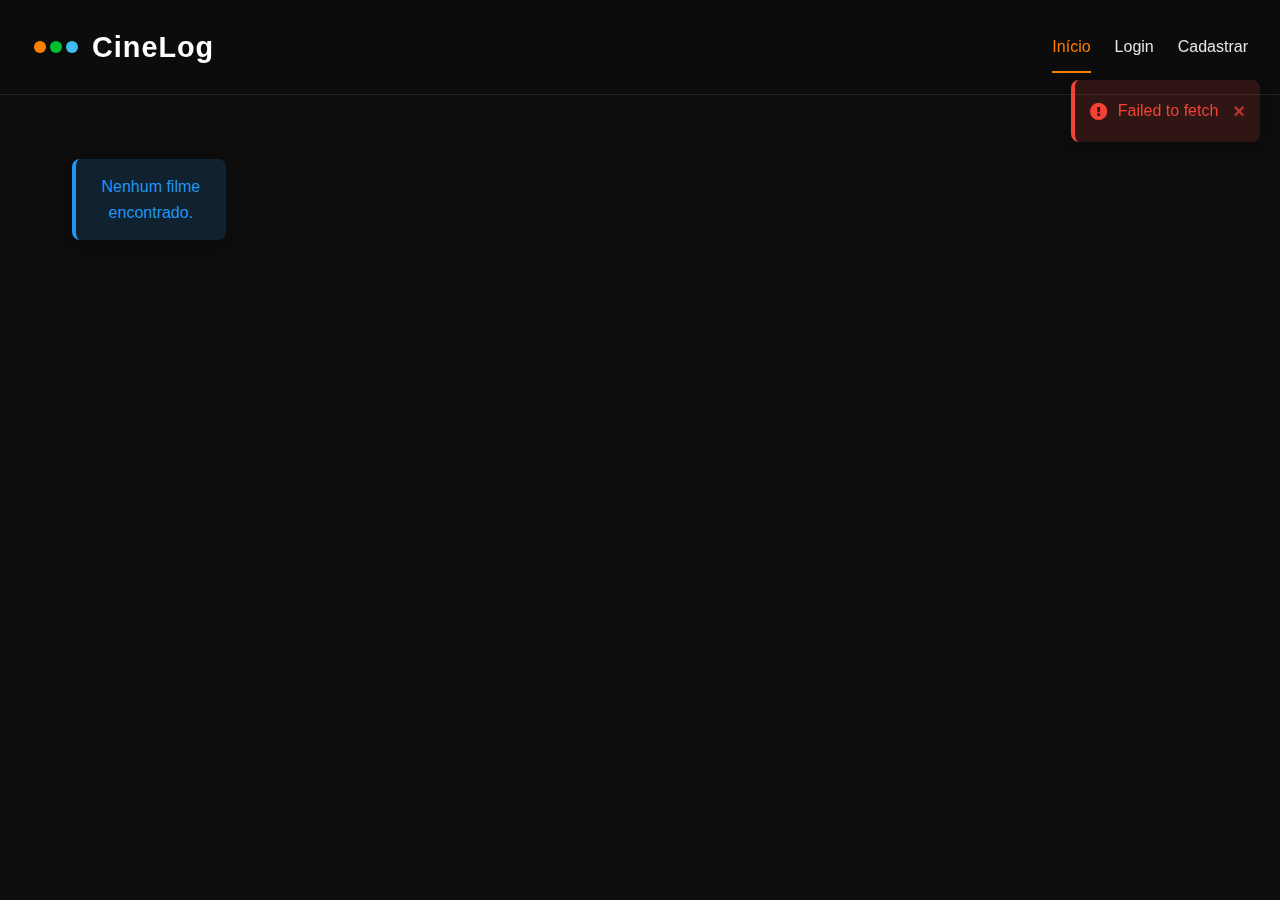
<file: index.html>
<!DOCTYPE html>
<html lang="pt-br">
<head>
    <meta charset="UTF-8">
    <meta name="viewport" content="width=device-width, initial-scale=1.0">
    <title>CineLog</title>
    <link rel="stylesheet" href="css/styles.css">
    <link rel="stylesheet" href="https://cdnjs.cloudflare.com/ajax/libs/font-awesome/5.15.4/css/all.min.css">
    <!-- Optional: Add a favicon -->
    <!-- <link rel="icon" href="favicon.ico" type="image/x-icon"> -->
</head>
<body>
    <!-- Notification Container (used by utils.js showNotification) -->
    <div id="notification-container"></div>

    <main>
        <!-- Movie Grid Container -->
        <section id="movie-grid" class="grid">
            <!-- Movie cards will be rendered here by JavaScript -->
            <p class="message info">Carregando filmes...</p> <!-- Loading message -->
        </section>

        <!-- Pagination Container -->
        <div id="pagination" class="pagination">
            <!-- Pagination buttons and info will be rendered here by JavaScript -->
        </div>
    </main>

    <!-- Scripts - ORDEM SIMPLIFICADA -->
    <script type="module" src="./js/utils.js"></script>
    <script type="module" src="./js/auth.js"></script>
    <script type="module">
        // Importa a função initializeNavbar
        import { initializeNavbar } from './js/components.js';
        
        // Flag para controlar se a navbar já foi inicializada
        window.navbarInitialized = false;
        
        // Função que garante que a navbar seja inicializada apenas uma vez
        function setupNavbar() {
            if (window.navbarInitialized) return;
            
            console.log('Inicializando navbar...');
            window.navbarInitialized = true;
            initializeNavbar();
            
            // Após inicializar a navbar, importa authService e atualiza a UI
            import('./js/auth.js').then(module => {
                module.authService.updateAuthUI();
                console.log('UI atualizada após navbar ser criada');
            });
        }
        
        // Aguarda o evento de inicialização do auth
        window.addEventListener('auth-initialized', setupNavbar);
    </script>
    <script type="module" src="./js/main.js"></script>
    <script type="module" src="./js/ui.js"></script>
</body>
</html>
</file>
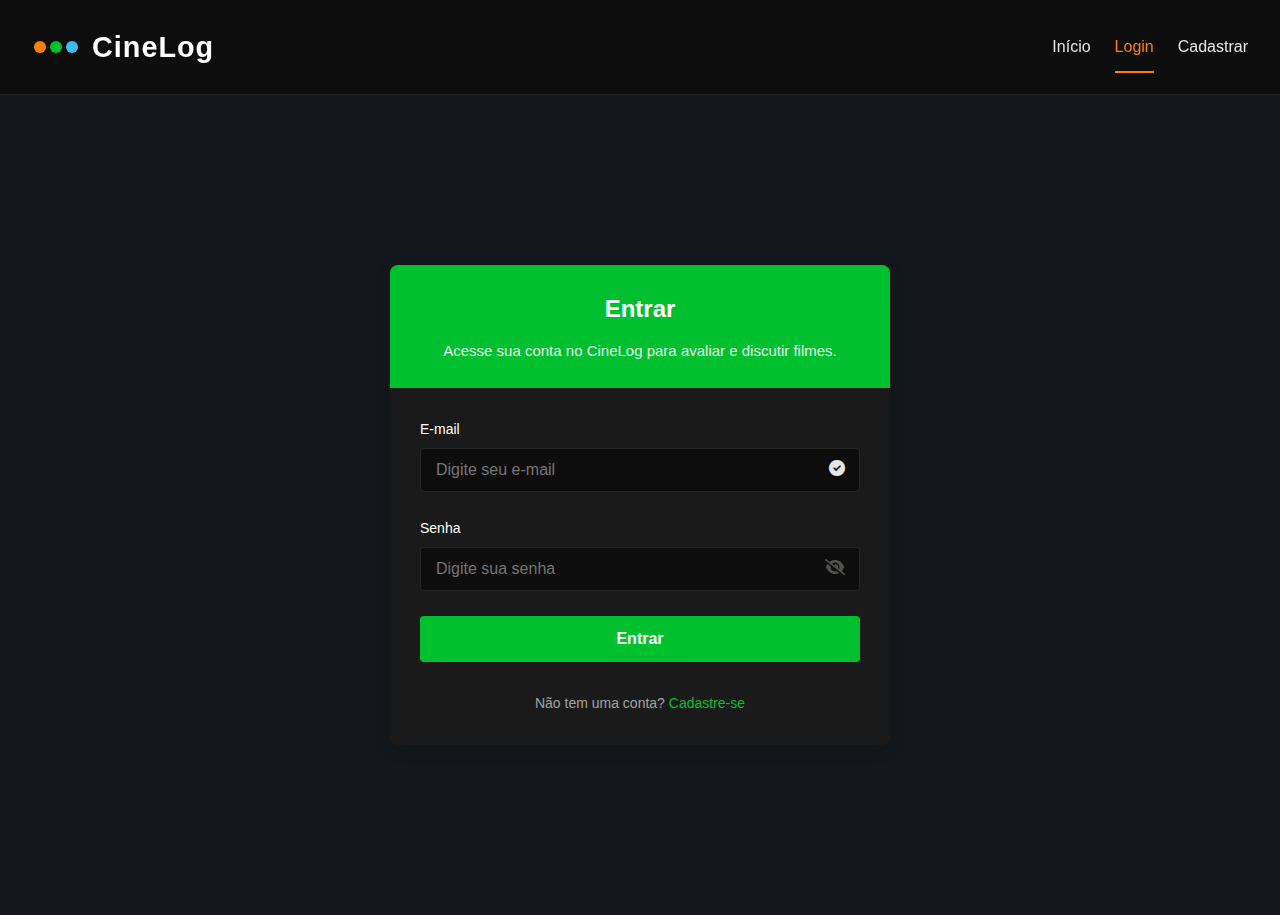
<file: add.html>
<!DOCTYPE html>
<html lang="pt-br">
<head>
    <meta charset="UTF-8">
    <meta name="viewport" content="width=device-width, initial-scale=1.0">
    <title>Adicionar Filme | CineLog</title>
    <link rel="stylesheet" href="css/styles.css">
    <link rel="stylesheet" href="https://cdnjs.cloudflare.com/ajax/libs/font-awesome/6.0.0/css/all.min.css">
</head>
<body class="dark-bg">
    <!-- Notification Container (used by utils.js showNotification) -->
    <div id="notification-container"></div>

    <!-- A navbar será injetada aqui pelo JavaScript -->

    <main>
        <form id="add-movie-form" class="form">
            <h2>Adicionar Novo Filme</h2>
            
            <div class="form-group">
                <label for="title">Título:</label>
                <input type="text" id="title" name="title" required>
            </div>
            
            <!-- Adicionado campo de diretor -->
            <div class="form-group">
                <label for="director">Diretor:</label>
                <input type="text" id="director" name="director" placeholder="Ex: Christopher Nolan">
            </div>
            
            <!-- Campo de gênero -->
            <div class="form-group">
                <label for="genre">Gênero:</label>
                <input type="text" id="genre" name="genre" placeholder="Ex: Ação, Drama, Comédia">
            </div>
            
            <div class="form-group">
                <label for="description">Descrição:</label>
                <textarea id="description" name="description" rows="6" required></textarea>
            </div>
            
            <div class="form-group">
                <label for="releaseYear">Ano de Lançamento:</label>
                <input type="number" id="releaseYear" name="releaseYear" required min="1800" max="2099">
            </div>
            
            <div class="form-group">
                <label for="image">Imagem (Upload):</label>
                <input type="file" id="image" name="image" accept="image/*">
            </div>

            <button type="submit">Salvar Filme</button>
        </form>
    </main>

    <!-- Scripts -->
    <script type="module" src="./js/utils.js"></script>
    <script type="module">
        import { initializeNavbar } from './js/components.js';
        document.addEventListener('DOMContentLoaded', initializeNavbar);
    </script>
    <script type="module" src="./js/auth.js"></script>
    <script type="module">
        // Import necessary modules
        import { movieService } from './js/main.js';
        import { authService } from './js/auth.js';
        import { showNotification } from './js/utils.js';

        // Check Authentication on Page Load
        document.addEventListener('DOMContentLoaded', () => {
             setTimeout(() => {
                 if (!authService.isAuthenticated()) {
                     showNotification('Você precisa estar logado para adicionar filmes.', 'error');
                     localStorage.setItem('redirectTo', window.location.pathname + window.location.search);
                     window.location.href = '/login.html';
                 } else {
                     console.log('User is authenticated, can add movie.');
                     setupAddMovieForm();
                 }
             }, 50);
        });

        // Setup Add Movie Form
        function setupAddMovieForm() {
            const addMovieForm = document.getElementById('add-movie-form');

            if (addMovieForm) {
                addMovieForm.addEventListener('submit', async (event) => {
                    event.preventDefault();
                    
                    const submitButton = addMovieForm.querySelector('button[type="submit"]');
                    try {
                        submitButton.disabled = true;
                        submitButton.textContent = 'Salvando...';

                        const formData = new FormData(addMovieForm);
                        
                        // Validação reforçada
                        if (!formData.get('title')?.trim() || 
                            !formData.get('description')?.trim() || 
                            !formData.get('releaseYear')) {
                            showNotification('Preencha todos os campos obrigatórios', 'error');
                            return;
                        }

                        const movieData = {
                            title: formData.get('title').trim(),
                            description: formData.get('description').trim(),
                            genre: formData.get('genre').trim(), // Campo de gênero
                            director: formData.get('director').trim(), // Adicionado campo diretor
                            releaseYear: formData.get('releaseYear'),
                            imageFile: formData.get('image')
                        };

                        // Validação do ano
                        const currentYear = new Date().getFullYear();
                        if (movieData.releaseYear < 1800 || movieData.releaseYear > currentYear + 2) {
                            showNotification(`Ano inválido (deve ser entre 1800 e ${currentYear + 2})`, 'error');
                            return;
                        }

                        // Validação de arquivo
                        if (movieData.imageFile && movieData.imageFile.size > 5 * 1024 * 1024) {
                            showNotification('A imagem deve ter menos de 5MB', 'error');
                            return;
                        }

                        const newMovie = await movieService.createMovie(movieData);
                        
                        if (newMovie) {
                            showNotification('Filme cadastrado com sucesso!', 'success');
                            setTimeout(() => window.location.href = 'index.html', 1500);
                        }

                    } catch (error) {
                        console.error('Erro no cadastro:', error);
                        showNotification('Erro ao cadastrar filme. Tente novamente.', 'error');
                    } finally {
                        submitButton.disabled = false;
                        submitButton.textContent = 'Salvar Filme';
                    }
                });
            } else {
                console.error('Add movie form with ID "add-movie-form" not found!');
                showNotification('Erro: Formulário de adição não encontrado.', 'error');
            }
        }
    </script>
</body>
</html>
</file>
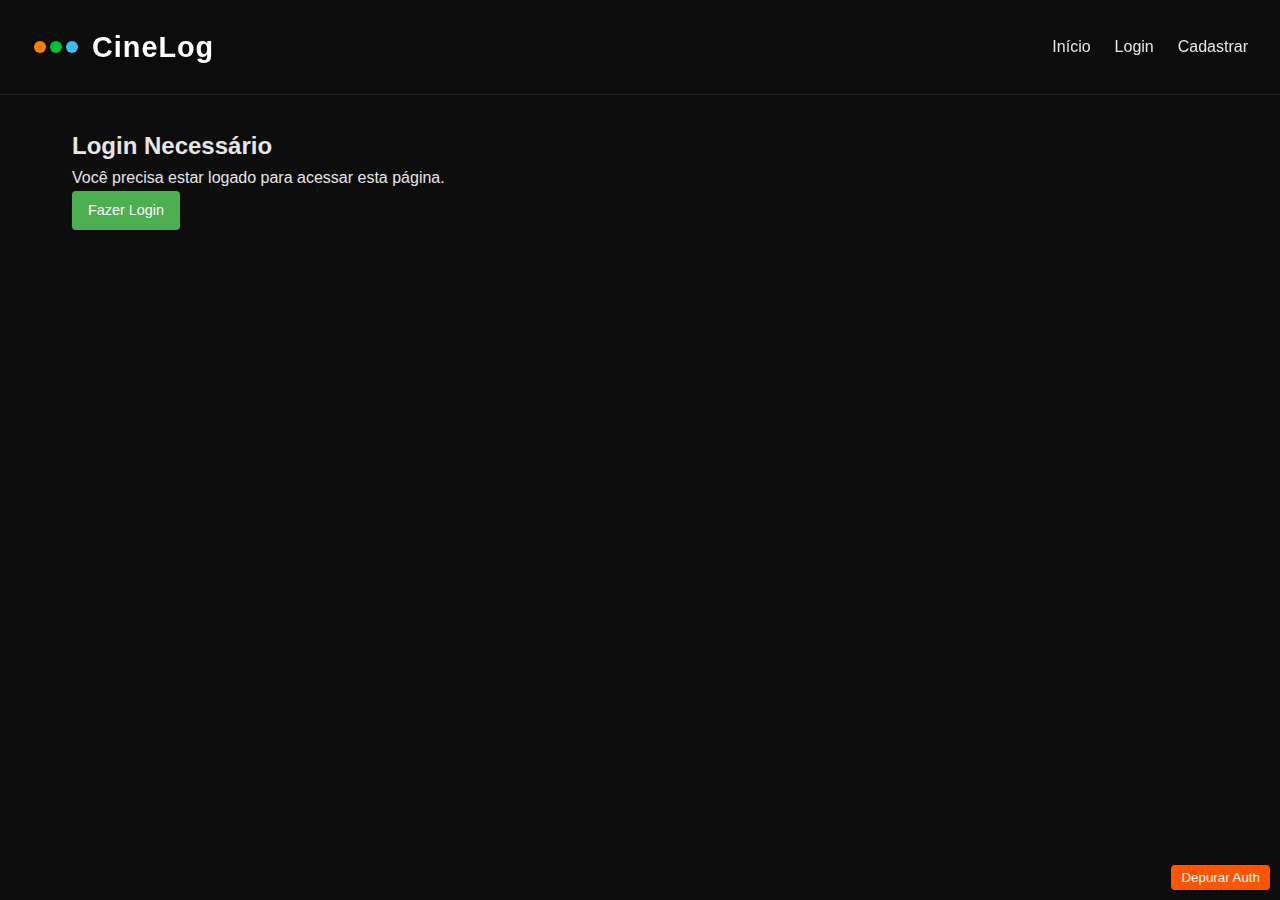
<file: admin.html>
<!DOCTYPE html>
<html lang="pt-BR">
<head>
  <meta charset="UTF-8">
  <meta name="viewport" content="width=device-width, initial-scale=1.0">
  <title>Painel de Administração - CineLog</title>
  <link rel="stylesheet" href="./css/styles.css">
  <link rel="stylesheet" href="https://cdnjs.cloudflare.com/ajax/libs/font-awesome/5.15.4/css/all.min.css">
  <!-- Adicionado script inicial para garantir visibilidade correta -->
  <script>
    // Ler estado atual da autenticação direto do localStorage
    (function() {
      try {
        const auth = JSON.parse(localStorage.getItem('auth') || '{}');
        // Ocultar todos os painéis inicialmente, até determinar qual mostrar
        document.addEventListener('DOMContentLoaded', function() {
          document.getElementById('admin-panel').style.display = 'none';
          document.getElementById('access-denied').style.display = 'none';
          document.getElementById('login-required').style.display = 'none';
        });
      } catch (e) {
        console.error('Erro ao inicializar autenticação:', e);
      }
    })();
  </script>
</head>
<body>
  <!-- Notification Container (usado por utils.js showNotification) -->
  <div id="notification-container"></div>

  <!-- Navbar placeholder -->
  <div id="navbar-container"></div>

  <main class="container">
    <section id="admin-panel" data-auth="admin">
      <h1>Painel de Administração</h1>
      
      <div class="admin-tabs">
        <button class="tab-button active" data-tab="users">Usuários</button>
        <button class="tab-button" data-tab="movies">Filmes</button>
        <button class="tab-button" data-tab="reviews">Avaliações</button>
      </div>
      
      <div id="users-tab" class="tab-content active">
        <h2>Gerenciamento de Usuários</h2>
        
        <div class="stats-summary">
            <div class="stats-row">
            <div class="card">
                <h3>Total de Usuários</h3>
                <p id="total-users">0</p>
            </div>
            <div class="card">
                <h3>Administradores</h3>
                <p id="admin-count">0</p>
            </div>
            <div class="card">
                <h3>Usuário Mais Ativo</h3>
                <p id="most-active-user">-</p>
                <small id="most-active-count">0 contribuições</small>
            </div>
            </div>
        </div>
        
        <h3>Lista de Usuários</h3>
        <div class="table-container">
            <table id="users-table">
            <thead>
                <tr>
                <th>ID</th>
                <th>Nome</th>
                <th>Email</th>
                <th>Função</th>
                <th>Data de Registro</th>
                <th>Avaliações</th>
                <th>Filmes</th>
                <th>Ações</th>
                </tr>
            </thead>
            <tbody>
                <tr>
                <td colspan="8" class="text-center">Carregando usuários...</td>
                </tr>
            </tbody>
            </table>
        </div>
        </div>
      
      <div class="tab-content" id="movies-tab">
        <h2>Gerenciamento de Filmes</h2>
        <p>Funcionalidade em desenvolvimento</p>
      </div>
      
      <div class="tab-content" id="reviews-tab">
        <h2>Gerenciamento de Avaliações</h2>
        <p>Funcionalidade em desenvolvimento</p>
      </div>
    </section>
    
    <section id="access-denied" data-auth="authenticated" style="display: none;">
      <div class="error-container">
        <h2>Acesso Negado</h2>
        <p>Você não tem permissão para acessar esta página.</p>
        <p>Esta seção é restrita a administradores do sistema.</p>
        <a href="index.html" class="btn btn-primary">Voltar para a Página Inicial</a>
      </div>
    </section>
    
    <section id="login-required" data-auth="unauthenticated" style="display: none;">
      <div class="error-container">
        <h2>Login Necessário</h2>
        <p>Você precisa estar logado para acessar esta página.</p>
        <a href="login.html" class="btn btn-primary">Fazer Login</a>
      </div>
    </section>
  </main>
  
  <!-- Modal de confirmação para ações críticas -->
  <div id="confirm-modal" class="modal">
    <div class="modal-content">
      <h3 id="modal-title">Confirmar Ação</h3>
      <p id="modal-message">Tem certeza que deseja realizar esta ação?</p>
      <div class="modal-buttons">
        <button id="modal-cancel" class="btn btn-secondary">Cancelar</button>
        <button id="modal-confirm" class="btn btn-danger">Confirmar</button>
      </div>
    </div>
  </div>

  <!-- Scripts -->
  <script type="module" src="./js/utils.js"></script>
  <script type="module" src="./js/auth.js"></script>
  
  <!-- Inicialização da interface -->
  <script type="module">
    import { initializeNavbar } from './js/components.js';
    import { authService } from './js/auth.js';
    
    // Espera todos os elementos serem carregados
    document.addEventListener('DOMContentLoaded', () => {
      console.log('DOM carregado, inicializando navbar...');
      initializeNavbar();
      
      // Verificar diretamente o localStorage para determinar visibilidade inicial
      const checkAuthAndShowPanel = () => {
        try {
          const auth = JSON.parse(localStorage.getItem('auth') || '{}');
          const adminPanel = document.getElementById('admin-panel');
          const accessDenied = document.getElementById('access-denied');
          const loginRequired = document.getElementById('login-required');
          
          if (auth && auth.user && auth.user.role === 'ADMIN') {
            console.log('Verificação direta: Usuário é admin');
            adminPanel.style.display = 'block';
            accessDenied.style.display = 'none';
            loginRequired.style.display = 'none';
          } else if (auth && auth.token) {
            console.log('Verificação direta: Usuário autenticado, não é admin');
            adminPanel.style.display = 'none';
            accessDenied.style.display = 'block';
            loginRequired.style.display = 'none';
          } else {
            console.log('Verificação direta: Usuário não autenticado');
            adminPanel.style.display = 'none';
            accessDenied.style.display = 'none';
            loginRequired.style.display = 'block';
          }
        } catch (e) {
          console.error('Erro ao verificar autenticação:', e);
        }
      };
      
      // Verificar imediatamente e também após um pequeno atraso
      checkAuthAndShowPanel();
      setTimeout(checkAuthAndShowPanel, 500);
      
      // Verificar estado do auth depois de 1,5 segundos (fallback)
      setTimeout(() => {
        console.log('Verificação baseada no authService');
        if (authService.isAuthenticated()) {
          if (authService.isAdmin()) {
            document.getElementById('admin-panel').style.display = 'block';
            document.getElementById('access-denied').style.display = 'none';
            document.getElementById('login-required').style.display = 'none';
          } else {
            document.getElementById('admin-panel').style.display = 'none';
            document.getElementById('access-denied').style.display = 'block';
            document.getElementById('login-required').style.display = 'none';
          }
        } else {
          document.getElementById('admin-panel').style.display = 'none';
          document.getElementById('access-denied').style.display = 'none';
          document.getElementById('login-required').style.display = 'block';
        }
        
        // Forçar atualização da UI
        authService.updateAuthUI();
      }, 1500);
    });
  </script>
  
  <!-- Scripts específicos -->
  <script type="module" src="./js/admin.js"></script>
  
  <!-- Script direto para garantir visibilidade correta -->
  <script>
    // Verificação adicional após tudo carregar
    window.addEventListener('load', function() {
      // Verificações periódicas para garantir a visibilidade correta
      const interval = setInterval(function() {
        try {
          const auth = JSON.parse(localStorage.getItem('auth') || '{}');
          const adminPanel = document.getElementById('admin-panel');
          const accessDenied = document.getElementById('access-denied');
          const loginRequired = document.getElementById('login-required');
          
          if (auth && auth.user && auth.user.role === 'ADMIN') {
            // Se usuário é admin mas o painel está oculto, corrigir
            if (adminPanel && adminPanel.style.display !== 'block') {
              console.log('Correção: Mostrando painel admin');
              adminPanel.style.display = 'block';
              if (accessDenied) accessDenied.style.display = 'none';
              if (loginRequired) loginRequired.style.display = 'none';
            }
          }
        } catch (e) {}  
      }, 2000);
      
      // Limpar o intervalo após 10 segundos
      setTimeout(() => clearInterval(interval), 10000);
    });
  </script>
</body>
</html>
</file>
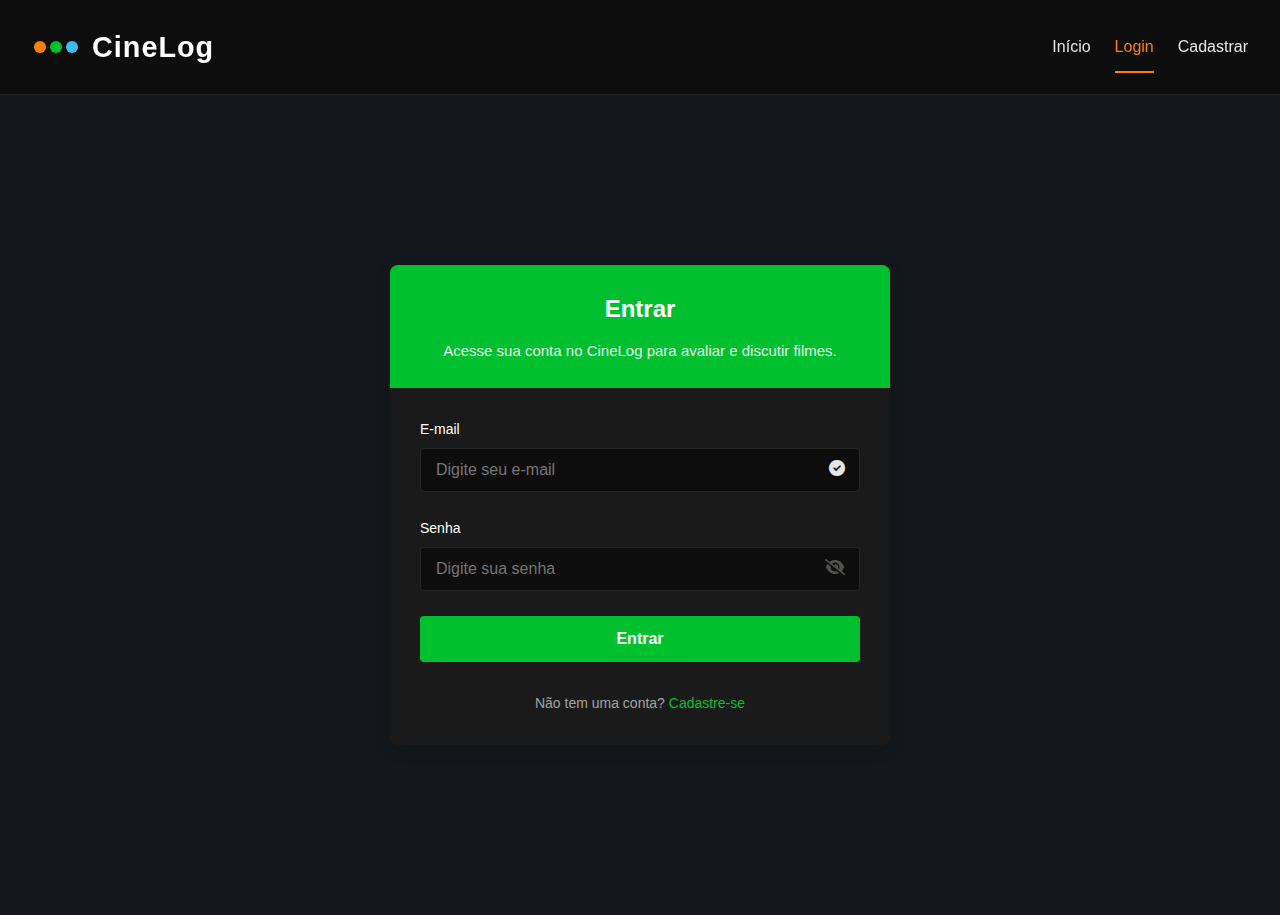
<file: edit.html>
<!DOCTYPE html>
<html lang="pt-br">
<head>
    <meta charset="UTF-8">
    <meta name="viewport" content="width=device-width, initial-scale=1.0">
    <title>Editar Filme | CineLog</title>
    <link rel="stylesheet" href="css/styles.css">
    <link rel="stylesheet" href="https://cdnjs.cloudflare.com/ajax/libs/font-awesome/6.0.0/css/all.min.css">
</head>
<body class="dark-bg">
    <div id="notification-container"></div>

    <!-- A navbar será injetada aqui pelo JavaScript -->

    <main>
        <div class="form-container">
            <form id="edit-movie-form" class="form">
                <h2>Editar Filme</h2>
                
                <div class="form-layout">
                    <div class="form-column-left">
                        <div class="form-group">
                            <label for="title">Título:</label>
                            <input type="text" id="title" name="title" required>
                        </div>
                        
                        <!-- Campo de diretor -->
                        <div class="form-group">
                            <label for="director">Diretor:</label>
                            <input type="text" id="director" name="director" placeholder="Ex: Christopher Nolan">
                        </div>
                        
                        <!-- Campo de gênero -->
                        <div class="form-group">
                            <label for="genre">Gênero:</label>
                            <input type="text" id="genre" name="genre" placeholder="Ex: Ação, Drama, Comédia">
                        </div>
                        
                        <div class="form-group">
                            <label for="description">Descrição:</label>
                            <textarea id="description" name="description" rows="10"></textarea>
                            <div id="char-counter" class="char-counter">0 caracteres</div>
                        </div>
                        
                        <div class="form-group">
                            <label for="releaseYear">Ano de Lançamento:</label>
                            <input type="number" id="releaseYear" name="releaseYear" required min="1800" max="2099">
                        </div>
                    </div>
                    
                    <div class="form-column-right">
                        <!-- Container para mostrar a imagem atual -->
                        <div id="current-image-container" class="current-image-container">
                            <!-- Será preenchido pelo JavaScript -->
                        </div>
                        
                        <div class="form-group">
                            <label for="image">Nova Imagem (opcional):</label>
                            <div class="file-input-wrapper">
                                <input type="file" id="image" name="image" accept="image/*">
                                <span class="file-input-button">Escolher arquivo</span>
                            </div>
                            <div id="file-name" class="file-name-display">Nenhum arquivo selecionado</div>
                        </div>
                    </div>
                </div>
                
                <div class="form-actions">
                    <a href="#" id="back-link"><i class="fas fa-arrow-left"></i> Voltar</a>
                    <button type="submit">Salvar Alterações</button>
                </div>
            </form>
        </div>
    </main>

    <!-- Scripts -->
    <script type="module" src="./js/utils.js"></script>
    <script type="module">
        import { initializeNavbar } from './js/components.js';
        document.addEventListener('DOMContentLoaded', initializeNavbar);
    </script>
    <script type="module" src="./js/auth.js"></script>
    <script type="module">
        import { movieService } from './js/main.js';
        import { authService } from './js/auth.js';
        import { showNotification } from './js/utils.js';
        
        // Variáveis globais
        const movieId = new URLSearchParams(window.location.search).get('id');
        const editForm = document.getElementById('edit-movie-form');
        const backLink = document.getElementById('back-link');
        const description = document.getElementById('description');
        const charCounter = document.getElementById('char-counter');
        const fileInput = document.getElementById('image');
        const fileNameDisplay = document.getElementById('file-name');
        let originalMovie = null; // Armazenar referência ao filme original
        
        // Garantir que todos os textareas não possam ser redimensionados
        document.addEventListener('DOMContentLoaded', function() {
            // Aplicar resize: none a todos os textareas na página
            const allTextareas = document.querySelectorAll('textarea');
            allTextareas.forEach(textarea => {
                textarea.style.resize = 'none';
            });
            
            // Garantir especificamente para o campo de descrição
            if (description) {
                description.style.resize = 'none';
                // Evitar comportamento padrão em qualquer tentativa de redimensionar
                description.addEventListener('mousedown', function(e) {
                    // Verificar se o clique foi próximo ao canto inferior direito
                    const rect = this.getBoundingClientRect();
                    const x = e.clientX - rect.left;
                    const y = e.clientY - rect.top;
                    
                    // Se o clique foi próximo ao canto, prevenir o comportamento padrão
                    if (x > rect.width - 20 && y > rect.height - 20) {
                        e.preventDefault();
                    }
                });
            }
        });
        
        // Mostrar nome do arquivo selecionado
        if (fileInput && fileNameDisplay) {
            fileInput.addEventListener('change', function() {
                if (this.files && this.files.length > 0) {
                    fileNameDisplay.textContent = this.files[0].name;
                } else {
                    fileNameDisplay.textContent = 'Nenhum arquivo selecionado';
                }
            });
        }
        
        // Contador de caracteres para descrição
        if (description && charCounter) {
            description.addEventListener('input', function() {
                const currentLength = this.value.length;
                charCounter.textContent = `${currentLength} caracteres`;
                
                // Visualização do contador
                if (currentLength > 2000) {
                    charCounter.className = 'char-counter danger';
                } else if (currentLength > 1500) {
                    charCounter.className = 'char-counter warning';
                } else {
                    charCounter.className = 'char-counter';
                }
            });
        }
        
        // Debug de inicialização
        console.log('Carregando página de edição para filme ID:', movieId);
        
        // Redireciona para página de detalhe ao clicar em voltar
        if (backLink) {
            backLink.addEventListener('click', (e) => {
                e.preventDefault();
                window.location.href = `movie-detail.html?id=${movieId}`;
            });
        }
        
        document.addEventListener('DOMContentLoaded', async () => {
            // Verificar autenticação
            setTimeout(() => {
                if (!authService.isAuthenticated()) {
                    showNotification('Você precisa estar logado para editar filmes.', 'error');
                    localStorage.setItem('redirectTo', window.location.pathname + window.location.search);
                    return window.location.href = './login.html';
                }
                
                // Se não tiver ID na URL, redirecionar
                if (!movieId) {
                    showNotification('ID do filme não encontrado.', 'error');
                    return window.location.href = './index.html';
                }
                
                // Carregar dados do filme
                loadMovieData();
            }, 50);
        });
        
        async function loadMovieData() {
            try {
                console.log('Carregando dados do filme ID:', movieId);
                
                // Buscar detalhes do filme
                const movie = await movieService.getMovieById(movieId);
                if (!movie) {
                    throw new Error('Filme não encontrado');
                }
                
                // Salvar referência ao filme original
                originalMovie = movie;
                
                console.log('Dados do filme carregados:', movie);
                
                // Preencher formulário com dados existentes
                editForm.querySelector('#title').value = movie.title || '';
                
                // Preencher descrição e atualizar contador
                const descElement = editForm.querySelector('#description');
                descElement.value = movie.description || '';
                
                // Atualizar contador de caracteres
                if (descElement && charCounter) {
                    const currentLength = descElement.value.length;
                    charCounter.textContent = `${currentLength} caracteres`;
                    
                    if (currentLength > 2000) {
                        charCounter.className = 'char-counter danger';
                    } else if (currentLength > 1500) {
                        charCounter.className = 'char-counter warning';
                    }
                }
                
                editForm.querySelector('#releaseYear').value = movie.releaseYear || '';
                editForm.querySelector('#director').value = movie.director || '';
                editForm.querySelector('#genre').value = movie.genre || '';
                
                // Mostrar imagem atual se existir
                const currentImageContainer = document.getElementById('current-image-container');
                if (currentImageContainer) {
                    if (movie.imageUrl) {
                        currentImageContainer.innerHTML = `
                            <p>Imagem Atual:</p>
                            <img src="${movie.imageUrl}" alt="Imagem atual">
                            <div class="checkbox-group">
                                <input type="checkbox" id="keepImage" name="keepImage" checked>
                                <label for="keepImage">Manter esta imagem</label>
                            </div>
                            <div class="checkbox-group" style="display:none;">
                                <input type="checkbox" id="clearImage" name="clearImage">
                                <label for="clearImage">Remover imagem</label>
                            </div>
                        `;
                        
                        // Sincronizar checkboxes
                        const keepImageCheckbox = document.getElementById('keepImage');
                        const clearImageCheckbox = document.getElementById('clearImage');
                        
                        keepImageCheckbox.addEventListener('change', function() {
                            clearImageCheckbox.checked = !this.checked;
                        });
                    } else {
                        currentImageContainer.innerHTML = '<p>Nenhuma imagem cadastrada para este filme</p>';
                    }
                }
                
                // Configurar formulário
                setupForm(movie);
                
            } catch (error) {
                console.error('Erro ao carregar filme:', error);
                showNotification('Erro ao carregar dados do filme', 'error');
                window.location.href = './index.html';
            }
        }
        
        function setupForm(movie) {
            editForm.addEventListener('submit', async (e) => {
                e.preventDefault();
                
                const submitButton = editForm.querySelector('button[type="submit"]');
                submitButton.disabled = true;
                submitButton.textContent = 'Salvando...';
                
                try {
                    const formData = new FormData(editForm);
                    const keepImage = document.getElementById('keepImage')?.checked;
                    const clearImage = document.getElementById('clearImage')?.checked;
                    const imageFile = formData.get('image');
                    
                    // Validação de campos obrigatórios
                    const title = formData.get('title')?.trim();
                    const description = formData.get('description')?.trim();
                    const releaseYear = formData.get('releaseYear');
                    
                    if (!title || !description || !releaseYear) {
                        showNotification('Preencha todos os campos obrigatórios', 'error');
                        submitButton.disabled = false;
                        submitButton.textContent = 'Salvar Alterações';
                        return;
                    }
                    
                    // Verificar se a descrição é muito longa
                    if (description.length > 5000) {
                        showNotification('A descrição é muito longa. Por favor, reduza o texto.', 'error');
                        submitButton.disabled = false;
                        submitButton.textContent = 'Salvar Alterações';
                        return;
                    }
                    
                    // Construir objeto para atualização
                    const movieData = {
                        id: movie.id,
                        title: title,
                        description: description,
                        releaseYear: parseInt(releaseYear),
                        director: formData.get('director')?.trim() || "",
                        genre: formData.get('genre')?.trim() || "",
                    };
                    
                    // Adicionar informações da imagem
                    if (imageFile && imageFile.size > 0) {
                        // Se enviou nova imagem, usá-la
                        movieData.imageFile = imageFile;
                        console.log('Usando nova imagem enviada');
                    } else if (clearImage) {
                        // Se pediu para remover a imagem
                        movieData.clearImage = true;
                        console.log('Removendo imagem atual');
                    } else if (keepImage && movie.imageUrl) {
                        // Se pediu para manter a imagem atual
                        movieData.keepExistingImage = true;
                        console.log('Mantendo imagem atual');
                    }
                    
                    console.log('Enviando dados para atualização:', movieData);
                    
                    // Chamar serviço para atualizar
                    const updatedMovie = await movieService.updateMovie(movieData);
                    
                    console.log('Filme atualizado com sucesso:', updatedMovie);
                    showNotification('Filme atualizado com sucesso!', 'success');
                    
                    // Redirecionar de volta para a página de detalhes
                    setTimeout(() => {
                        window.location.href = `movie-detail.html?id=${movieId}`;
                    }, 1500);
                    
                } catch (error) {
                    console.error('Erro ao atualizar filme:', error);
                    showNotification('Erro ao atualizar filme. Tente novamente.', 'error');
                } finally {
                    submitButton.disabled = false;
                    submitButton.textContent = 'Salvar Alterações';
                }
            });
        }
    </script>
</body>
</html>
</file>
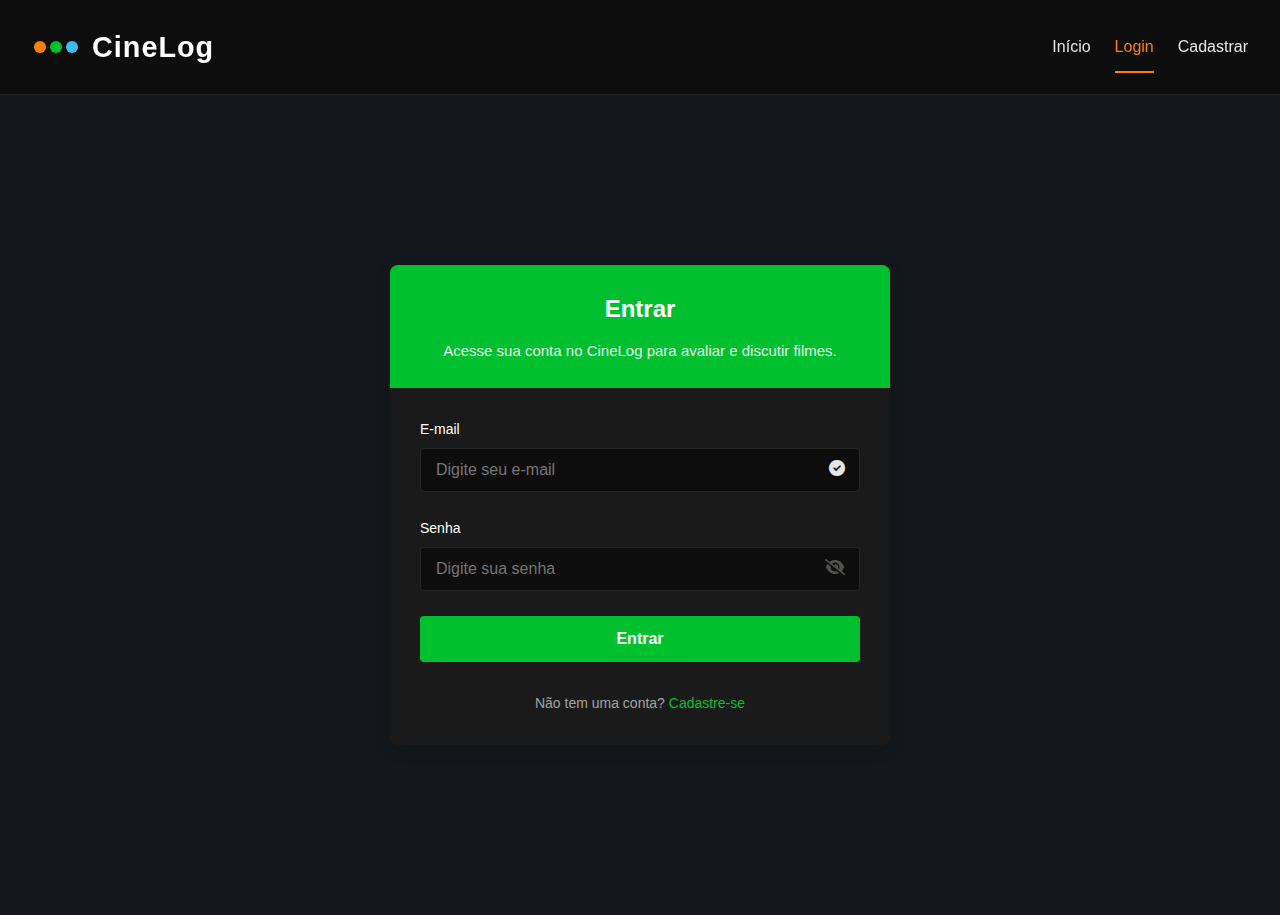
<file: login.html>
<!DOCTYPE html>
<html lang="pt-br">
<head>
    <meta charset="UTF-8">
    <meta name="viewport" content="width=device-width, initial-scale=1.0">
    <title>Login | CineLog</title>
    <link rel="stylesheet" href="css/styles.css">
    <link rel="stylesheet" href="https://cdnjs.cloudflare.com/ajax/libs/font-awesome/6.0.0/css/all.min.css">
</head>
<body class="dark-bg">
    <!-- Notification Container -->
    <div id="notification-container" class="notification-hidden"></div>

    <!-- A navbar será injetada aqui pelo JavaScript -->

    <main>
        <div class="register-container">
            <div class="register-header">
                <h1>Entrar</h1>
                <p>Acesse sua conta no CineLog para avaliar e discutir filmes.</p>
            </div>
            
            <form id="login-form" class="register-form">
                <div class="form-group">
                    <label for="email">E-mail</label>
                    <input type="email" id="email" name="email" placeholder="Digite seu e-mail" required>
                    <i class="validation-icon fas fa-check-circle"></i>
                    <span class="error-message">Por favor, insira um e-mail válido</span>
                </div>
                
                <div class="form-group">
                    <label for="password">Senha</label>
                    <div class="password-container">
                        <input type="password" id="password" name="password" placeholder="Digite sua senha" required>
                        <i class="input-icon fas fa-eye-slash toggle-password"></i>
                    </div>
                    <span class="error-message">Por favor, insira sua senha</span>
                </div>
                
                <button type="submit" class="btn-register">Entrar</button>
            </form>
            
            <div class="register-footer">
                Não tem uma conta? <a href="register.html">Cadastre-se</a>
            </div>
        </div>
    </main>

    <!-- Scripts -->
    <script type="module" src="./js/utils.js"></script>
    <script type="module">
        import { initializeNavbar } from './js/components.js';
        document.addEventListener('DOMContentLoaded', initializeNavbar);
    </script>
    <script type="module" src="./js/auth.js"></script>
    <script type="module" src="./js/login.js"></script>
</body>
</html>
</file>
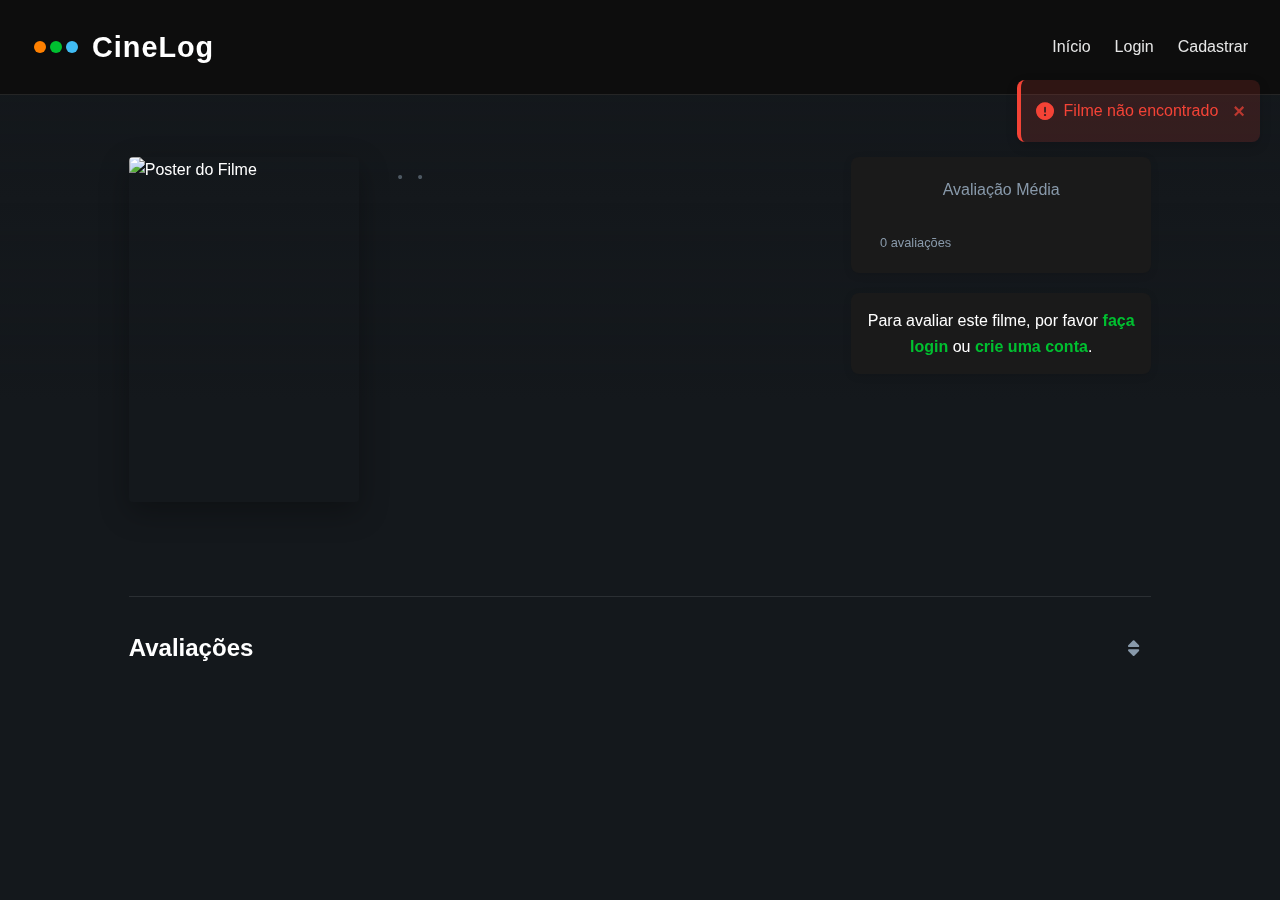
<file: movie-detail.html>
<!DOCTYPE html>
<html lang="pt-br">
<head>
  <meta charset="UTF-8">
  <meta name="viewport" content="width=device-width, initial-scale=1.0">
  <title>Detalhes do Filme | CineLog</title>
  <link rel="stylesheet" href="./css/styles.css">
  <link rel="stylesheet" href="https://cdnjs.cloudflare.com/ajax/libs/font-awesome/6.0.0/css/all.min.css">
</head>
<body class="dark-bg">
  <div id="notification-container" class="notification-hidden"></div>

  <!-- A navbar será injetada aqui pelo JavaScript -->

  <main>
    <section class="movie-detail-container">
      <!-- Seção principal do filme -->
      <div class="movie-header">
        <div class="poster-container">
          <img id="movie-poster" class="movie-poster-detail" alt="Poster do Filme" 
               onerror="this.src='./images/poster-placeholder.png'">
        </div>
        
        <div class="movie-info">
          <h1 id="movie-title" class="movie-title"></h1>
          
          <!-- Metadados do filme -->
          <div class="movie-meta">
            <span id="movie-year" class="movie-meta-item"></span>
            <span id="movie-director" class="movie-meta-item"></span>
            <span id="movie-duration" class="movie-meta-item"></span>
          </div>
          
          <!-- Gênero e descrição -->
          <div id="movie-genre" class="movie-genre"></div>
          <p id="movie-description" class="movie-description"></p>
          
          <!-- Botões de ação -->
          <div id="movie-actions" class="movie-actions" style="display: none;">
            <a href="#" id="edit-movie-btn" class="btn-primary"><i class="fas fa-edit"></i> Editar</a>
            <button id="delete-movie-btn" class="btn-danger"><i class="fas fa-trash"></i> Excluir</button>
          </div>
        </div>
      </div>
      
      <!-- Sidebar (avaliação média e formulário) -->
      <div class="sidebar">
        <!-- Card de avaliação média -->
        <div class="average-rating-card">
          <h3>Avaliação Média</h3>
          <div id="rating-value" class="big-rating"></div>
          <div id="average-rating" class="big-stars star-rating"></div>
          <div class="rating-count"><span id="rating-count">0</span> avaliações</div>
        </div>
        
        <!-- Formulário de avaliação (apenas para usuários logados) -->
        <div data-auth="authenticated" class="review-form-container">
          <div class="rating-section">
            <div class="rating-label">Avaliação</div>
            <div class="star-rating-input">
              <input type="radio" id="star5" name="rating" value="5">
              <label for="star5" class="fas fa-star"></label>
              
              <input type="radio" id="star4" name="rating" value="4">
              <label for="star4" class="fas fa-star"></label>
              
              <input type="radio" id="star3" name="rating" value="3">
              <label for="star3" class="fas fa-star"></label>
              
              <input type="radio" id="star2" name="rating" value="2">
              <label for="star2" class="fas fa-star"></label>
              
              <input type="radio" id="star1" name="rating" value="1">
              <label for="star1" class="fas fa-star"></label>
            </div>
          </div>
          
          <button class="activity-history-button">
            <span>Mostrar minhas avaliações</span>
          </button>
          
          <div class="form-group comment-group">
            <textarea id="comment" name="comment" rows="3" placeholder="Escreva sua análise..."></textarea>
          </div>
          
          <!-- Classe alterada de form-actions para review-form-actions -->
          <div class="review-form-actions">
            <button type="submit" id="review-form" class="btn-primary">Publicar Avaliação</button>
          </div>
        </div>
        
        <!-- Mensagem para usuários não logados -->
        <div data-auth="unauthenticated" class="login-message">
          Para avaliar este filme, por favor <a href="login.html">faça login</a> ou <a href="register.html">crie uma conta</a>.
        </div>
      </div>
      
      <!-- Conteúdo principal (avaliações) -->
      <div class="main-content">
        <div class="reviews-section">
          <div class="reviews-header">
            <h2>Avaliações <span id="reviews-count" class="badge"></span></h2>
            <button id="sort-reviews" class="btn-icon" aria-label="Ordenar avaliações">
              <i class="fas fa-sort"></i>
            </button>
          </div>
          
          <div id="reviews-list" class="review-list">
            <!-- Reviews serão injetadas aqui pelo JavaScript -->
          </div>
        </div>
      </div>
    </section>
  </main>

  <!-- Scripts -->
  <script type="module" src="./js/utils.js"></script>
  <script type="module">
    import { initializeNavbar } from './js/components.js';
    document.addEventListener('DOMContentLoaded', initializeNavbar);
  </script>
  <script type="module" src="./js/auth.js"></script>
  <script type="module" src="./js/movieDetail.js"></script>
</body>
</html>
</file>
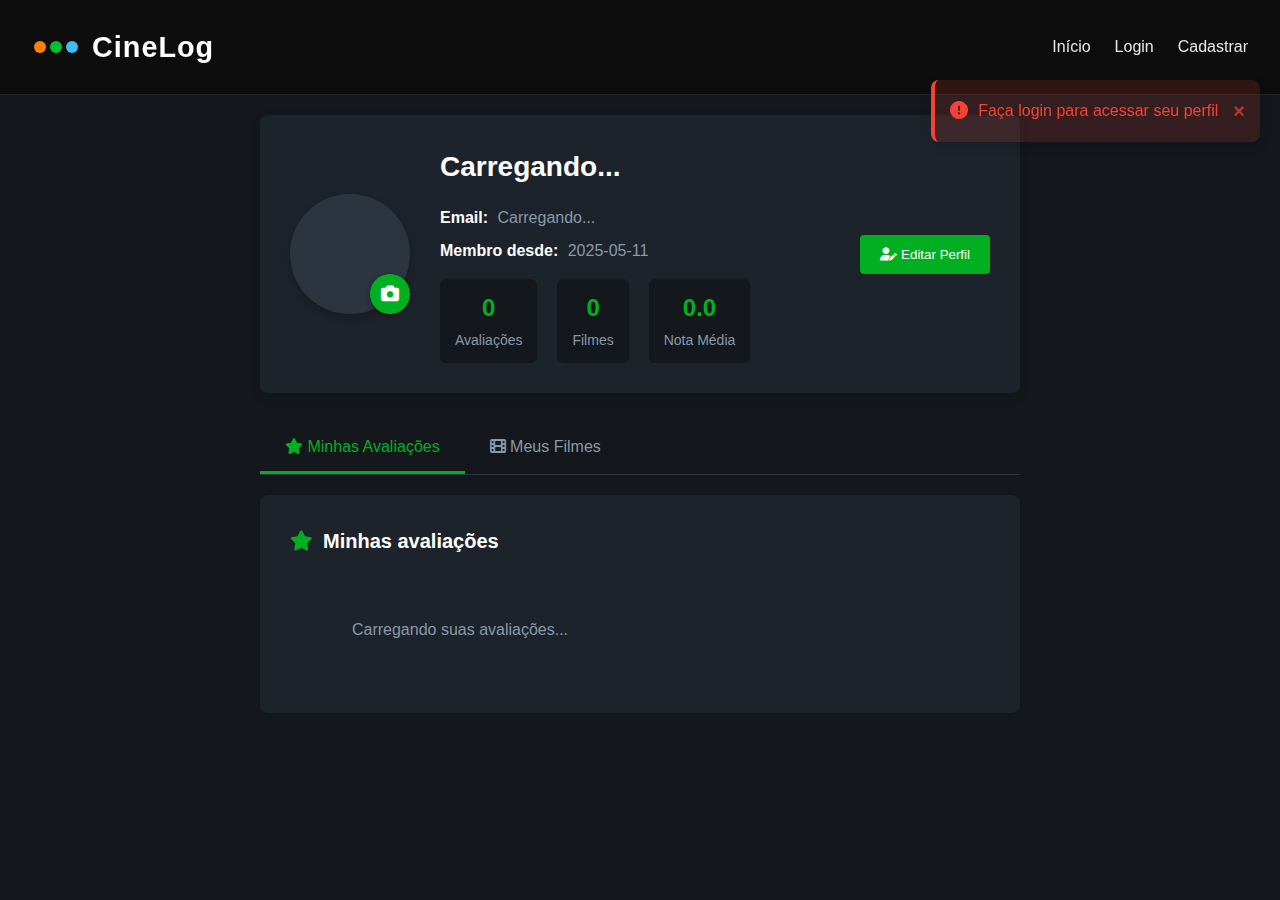
<file: profile.html>
<!DOCTYPE html>
<html lang="pt-BR">
<head>
  <meta charset="UTF-8">
  <meta name="viewport" content="width=device-width, initial-scale=1.0">
  <title>Perfil | CineLog</title>
  <link rel="stylesheet" href="css/styles.css">
  <link rel="stylesheet" href="https://cdnjs.cloudflare.com/ajax/libs/font-awesome/6.2.0/css/all.min.css">
  <script type="module" src="js/components.js"></script>
  <script type="module" src="js/profile.js"></script>
</head>
<body class="dark-bg">
  <div id="notification-container"></div>
  
  <!-- A navbar será injetada aqui pelo JavaScript -->

  <main class="profile-container">
    <!-- Cabeçalho do perfil -->
    <div class="profile-header">
      <div class="profile-avatar-container">
        <div class="profile-avatar" id="user-avatar">
          <!-- Avatar do usuário (foto ou iniciais) -->
        </div>
        <button class="change-avatar-btn" id="change-avatar-btn">
          <i class="fas fa-camera"></i>
        </button>
        <input type="file" id="avatar-upload" accept="image/*" style="display: none;">
      </div>
      
      <div class="profile-info">
        <h2 id="user-name">Carregando...</h2>
        <p><strong>Email:</strong> <span id="user-email">Carregando...</span></p>
        <p><strong>Membro desde:</strong> <span id="user-since">2025-05-11</span></p>
        
        <div class="profile-stats">
          <div class="stat-item">
            <span class="stat-number" id="total-reviews">0</span>
            <span class="stat-label">Avaliações</span>
          </div>
          <div class="stat-item">
            <span class="stat-number" id="total-movies">0</span>
            <span class="stat-label">Filmes</span>
          </div>
          <div class="stat-item">
            <span class="stat-number" id="average-rating">0.0</span>
            <span class="stat-label">Nota Média</span>
          </div>
        </div>
      </div>
      
      <div class="profile-actions">
        <button id="save-profile-btn" style="display: none;"><i class="fas fa-save"></i> Salvar Alterações</button>
        <button id="edit-profile-btn"><i class="fas fa-user-edit"></i> Editar Perfil</button>
      </div>
    </div>
    
    <!-- Formulário de edição (inicialmente escondido) -->
    <div class="profile-section" id="edit-profile-section" style="display: none;">
      <h3><i class="fas fa-user-edit"></i> Editar Perfil</h3>
      
      <form id="profile-form" class="profile-form">
        <div class="form-group">
          <label for="name">Nome</label>
          <input type="text" id="name" name="name" placeholder="Seu nome">
        </div>
        <div class="form-group">
          <label for="email">Email</label>
          <input type="email" id="email" name="email" placeholder="Seu email" readonly>
        </div>
        <div class="form-group">
          <label for="password">Nova Senha (deixe em branco para manter atual)</label>
          <input type="password" id="password" name="password" placeholder="••••••••">
        </div>
        <div class="form-group">
          <label for="confirmPassword">Confirmar Nova Senha</label>
          <input type="password" id="confirmPassword" name="confirmPassword" placeholder="••••••••">
        </div>
      </form>
    </div>
    
    <!-- Abas de navegação -->
    <div class="profile-tabs">
      <button class="profile-tab active" data-tab="reviews">
        <i class="fas fa-star"></i> Minhas Avaliações
      </button>
      <button class="profile-tab" data-tab="movies">
        <i class="fas fa-film"></i> Meus Filmes
      </button>
    </div>
    
    <!-- Seção de avaliações -->
    <div class="tab-content active" id="reviews-content">
      <div class="profile-section">
        <h3><i class="fas fa-star"></i> Minhas avaliações</h3>
        
        <div id="user-reviews" class="reviews-list">
          <!-- O conteúdo será carregado via JavaScript -->
          <div class="loading-state">Carregando suas avaliações...</div>
        </div>
        
        <!-- Estado vazio (será mostrado se não houver avaliações) -->
        <div id="empty-reviews" class="empty-state" style="display: none;">
          <i class="fas fa-star"></i>
          <p>Você ainda não avaliou nenhum filme.</p>
          <p>Suas avaliações aparecerão aqui quando você adicionar uma.</p>
        </div>
      </div>
    </div>
    
    <!-- Seção de filmes adicionados pelo usuário -->
    <div class="tab-content" id="movies-content">
      <div class="profile-section">
        <h3><i class="fas fa-film"></i> Filmes que adicionei</h3>
        
        <div id="user-movies" class="movie-grid">
          <!-- O conteúdo será carregado via JavaScript -->
          <div class="loading-state">Carregando seus filmes...</div>
        </div>
        
        <!-- Estado vazio (será mostrado se não houver filmes) -->
        <div id="empty-movies" class="empty-state" style="display: none;">
          <i class="fas fa-film"></i>
          <p>Você ainda não adicionou nenhum filme.</p>
          <button class="add-movie-btn">Adicionar meu primeiro filme</button>
        </div>
      </div>
    </div>
  </main>
</body>
</html>
</file>
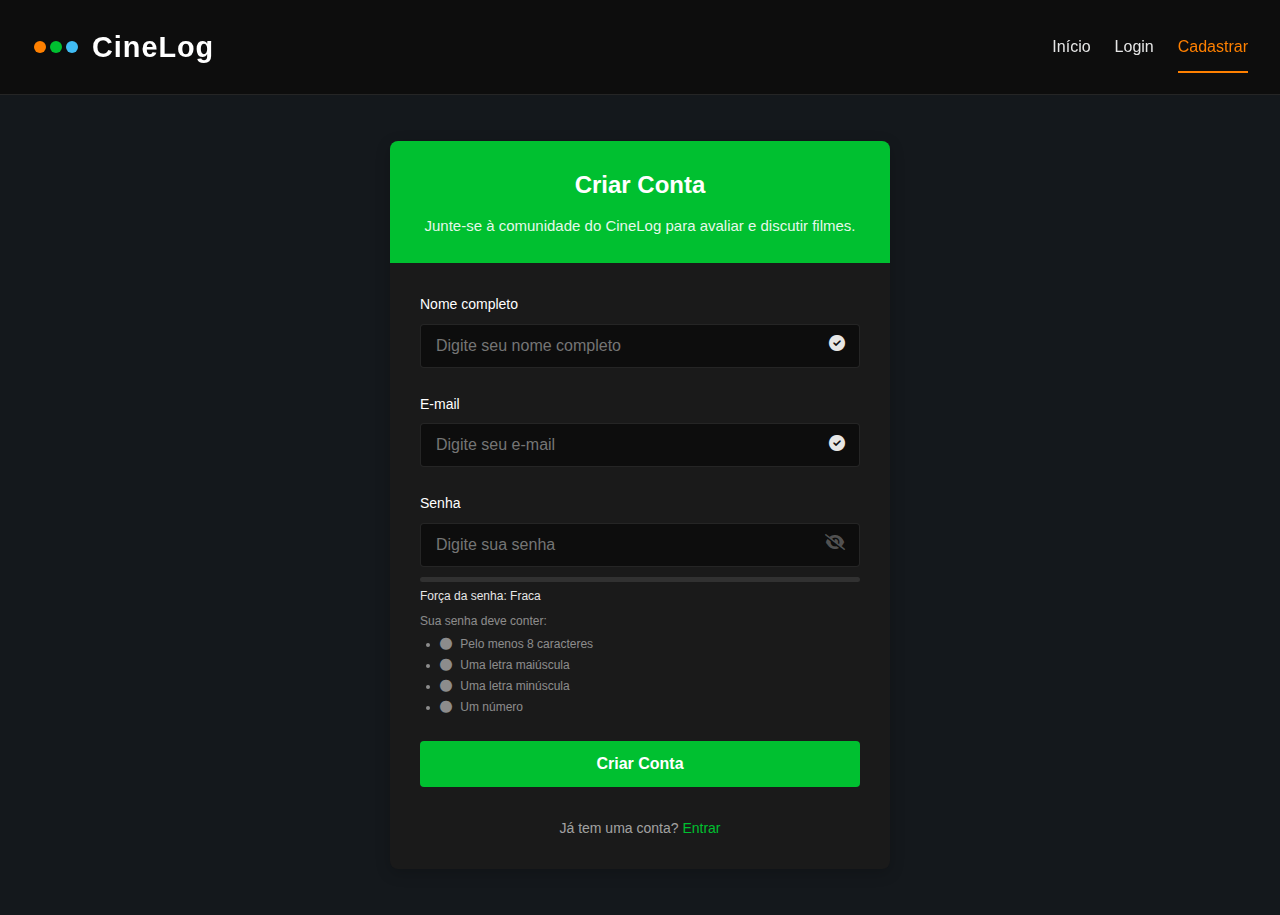
<file: register.html>
<!DOCTYPE html>
<html lang="pt-br">
<head>
    <meta charset="UTF-8">
    <meta name="viewport" content="width=device-width, initial-scale=1.0">
    <title>Criar Conta | CineLog</title>
    <link rel="stylesheet" href="css/styles.css">
    <link rel="stylesheet" href="https://cdnjs.cloudflare.com/ajax/libs/font-awesome/6.0.0/css/all.min.css">
</head>
<body class="dark-bg">
    <!-- Notification Container -->
    <div id="notification-container" class="notification-hidden"></div>

    <!-- A navbar será injetada aqui pelo JavaScript -->

    <main>
        <div class="register-container">
            <div class="register-header">
                <h1>Criar Conta</h1>
                <p>Junte-se à comunidade do CineLog para avaliar e discutir filmes.</p>
            </div>
            
            <form id="register-form" class="register-form">
                <div class="form-group">
                    <label for="name">Nome completo</label>
                    <input type="text" id="name" name="name" placeholder="Digite seu nome completo" required>
                    <i class="validation-icon fas fa-check-circle"></i>
                    <span class="error-message">Por favor, insira seu nome completo</span>
                </div>
                
                <div class="form-group">
                    <label for="email">E-mail</label>
                    <input type="email" id="email" name="email" placeholder="Digite seu e-mail" required>
                    <i class="validation-icon fas fa-check-circle"></i>
                    <span class="error-message">Por favor, insira um e-mail válido</span>
                </div>
                
                <div class="form-group">
                    <label for="password">Senha</label>
                    <div class="password-container">
                        <input type="password" id="password" name="password" placeholder="Digite sua senha" required>
                        <i class="input-icon fas fa-eye-slash toggle-password"></i>
                    </div>
                    
                    <div class="password-strength">
                        <div class="password-strength-bar"></div>
                    </div>
                    <div class="password-strength-text">Força da senha: <span id="strength-text">Fraca</span></div>
                    
                    <!-- Mensagem de erro para a senha -->
                    <span class="error-message">Sua senha não atende a todos os requisitos listados abaixo.</span>
                    
                    <div class="password-requirements">
                        <p>Sua senha deve conter:</p>
                        <ul>
                            <li id="length"><i class="fas fa-circle"></i> Pelo menos 8 caracteres</li>
                            <li id="uppercase"><i class="fas fa-circle"></i> Uma letra maiúscula</li>
                            <li id="lowercase"><i class="fas fa-circle"></i> Uma letra minúscula</li>
                            <li id="number"><i class="fas fa-circle"></i> Um número</li>
                        </ul>
                    </div>
                </div>
                
                <button type="submit" class="btn-register">Criar Conta</button>
            </form>
            
            <div class="register-footer">
                Já tem uma conta? <a href="login.html">Entrar</a>
            </div>
        </div>
    </main>

    <!-- Scripts -->
    <script type="module" src="./js/utils.js"></script>
    <script type="module">
        import { initializeNavbar } from './js/components.js';
        document.addEventListener('DOMContentLoaded', initializeNavbar);
    </script>
    <script type="module" src="./js/auth.js"></script>
    <script type="module" src="./js/register.js"></script>
</body>
</html>
</file>
<file: css/styles.css>
/* styles.css - Arquivo completo atualizado */
/* ===== VARIABLES ===== */
:root {
  --primary: #ff8000;
  --dark-bg: #0d0d0d;
  --card-bg: #1a1a1a;
  --text-light: #e6e6e6;
  --text-muted: #8c8c8c;
  --success-color: #4CAF50;
  --error-color: #F44336;
  --review-bg: #2c3440;
  --letterboxd-green: #00c030;
  --letterboxd-bg: #14181c;
  --letterboxd-orange: #ff8000;
  --letterboxd-blue: #40bcf4;
  --text-secondary: #89a;
  --text-description: #cde;
  --warning-color: #FF9800;
}

/* ===== RESET & BASE STYLES ===== */
* {
  margin: 0;
  padding: 0;
  box-sizing: border-box;
}

body {
  font-family: 'Helvetica Neue', Arial, sans-serif;
  background: var(--dark-bg);
  color: var(--text-light);
  line-height: 1.6;
}

body.dark-bg {
  background-color: var(--letterboxd-bg);
}

/* ===== NAVIGATION ===== */
.navbar {
  display: flex;
  justify-content: space-between;
  align-items: center;
  padding: 1.5rem 2rem;
  background: rgba(13, 13, 13, 0.95);
  backdrop-filter: blur(5px);
  position: sticky;
  top: 0;
  z-index: 1000;
  border-bottom: 1px solid rgba(255, 255, 255, 0.1);
  flex-wrap: nowrap; /* Evita que a navbar quebre em telas divididas */
}

/* ===== LOGO ===== */
.logo-link {
  text-decoration: none;
  display: flex;
  align-items: center;
  flex-shrink: 0; /* Impede que o logo encolha */
}

.logo-container {
  display: flex;
  align-items: center;
  gap: 12px;
}

/* Nova estilização de logo inspirada no Letterboxd */
.logo-icon {
  display: flex;
  align-items: center;
  justify-content: center;
  flex-shrink: 0; /* Impede que o ícone encolha */
  position: relative;
  width: auto;
  height: auto;
  background: transparent;
  box-shadow: none;
  border-radius: 0;
}

.logo-circles {
  display: flex;
  align-items: center;
}

.logo-circle {
  width: 12px;
  height: 12px;
  border-radius: 50%;
  margin: 0 2px;
}

.logo-circle.orange {
  background-color: #ff8000; /* Letterboxd laranja */
}

.logo-circle.green {
  background-color: #00c030; /* Letterboxd verde */
}

.logo-circle.blue {
  background-color: #40bcf4; /* Letterboxd azul */
}

.logo-text {
  font-size: 1.8rem;
  font-weight: 600; /* Menos bold para ficar mais parecido com Letterboxd */
  color: #fff; /* Texto branco, como no Letterboxd */
  text-transform: none; /* Removendo uppercase */
  letter-spacing: 1px; /* Menos espaçamento entre letras */
  margin: 0;
  position: relative;
}

/* Removendo o after que criava uma linha abaixo do texto */
.logo-text::after {
  display: none;
}

/* Removendo efeito hover no ícone */
.logo-link:hover .logo-icon {
  transform: none;
}

.logo-link:hover .logo-text {
  color: rgba(255, 255, 255, 0.9);
  transition: color 0.3s ease;
}

/* Links da navegação */
nav {
  display: flex;
  align-items: center;
  gap: 1.5rem; /* Espaçamento entre os links */
  flex-wrap: wrap;
}

nav a {
  margin-left: 0; /* Removemos o margin-left que estava causando problemas */
  text-decoration: none;
  color: var(--text-light);
  transition: color 0.3s ease;
  position: relative;
  white-space: nowrap; /* Evita quebra do texto do link */
  padding: 0.5rem 0;
}

nav a:hover {
  color: var(--primary);
}

nav a::after {
  content: '';
  position: absolute;
  bottom: -5px;
  left: 0;
  width: 0;
  height: 2px;
  background: var(--primary);
  transition: width 0.3s ease;
}

nav a:hover::after {
  width: 100%;
}

/* Adicionando sinalizador visual para link ativo */
nav a.active {
  color: var(--primary);
}

nav a.active::after {
  width: 100%;
}

/* ===== LAYOUT ===== */
main {
  padding: 2rem;
  max-width: 1200px;
  margin: 0 auto;
}

/* Modificação para centralizar os cards de login e registro */
.login-page main, .register-page main {
  display: flex;
  justify-content: center;
  align-items: center;
  min-height: calc(100vh - 80px); /* Subtrai a altura aproximada do header */
  box-sizing: border-box;
}

/* ===== MOVIE GRID ===== */
#movie-grid {
  display: grid;
  grid-template-columns: repeat(auto-fill, minmax(150px, 1fr));
  gap: 10px;
  margin: 2rem 0;
}

.movie-grid {
  display: grid;
  grid-template-columns: repeat(auto-fill, minmax(200px, 1fr));
  gap: 20px;
  margin-top: 20px;
}

/* ===== CARDS DE FILMES ===== */
.movie-card {
  position: relative;
  transition: transform 0.2s ease-in-out;
  border-radius: 4px;
  overflow: hidden;
  background-color: #14181c;
  box-shadow: 0 4px 8px rgba(0, 0, 0, 0.1);
  cursor: pointer;
}

.movie-card:hover {
  transform: scale(1.05);
  z-index: 2;
}

.poster-container {
  border-radius: 4px;
  overflow: hidden;
  box-shadow: 0 0 10px rgba(0,0,0,0.3);
  position: relative;
}

.movie-poster {
  width: 100%;
  height: auto;
  aspect-ratio: 2/3;
  object-fit: cover;
  display: block;
  transition: opacity 0.2s ease-in-out;
  border-bottom: 1px solid #2c3440;
}

.movie-poster.placeholder {
  background-color: #2c3440;
  display: flex;
  align-items: center;
  justify-content: center;
}

.movie-card:hover .movie-poster {
  opacity: 0.8;
}

/* Esconde card body */
.movie-card-body {
  display: none;
}

/* Estilo para cards na lista de filmes (não detalhes) */
.movie-card .movie-info {
  padding: 15px;
}

.movie-card .movie-title {
  color: #fff;
  font-size: 16px;
  font-weight: 500;
  margin-bottom: 5px;
  text-overflow: ellipsis;
  overflow: hidden;
  white-space: nowrap;
}

.movie-card .movie-date {
  opacity: 0.8;
}

.movie-card .movie-rating {
  color: #f5c518;
  display: flex;
  align-items: center;
}

/* Owner actions */
.movie-actions.owner-actions {
  position: absolute;
  top: 5px;
  right: 5px;
  display: flex;
  gap: 5px;
  opacity: 0;
  transition: opacity 0.2s ease-in-out;
  z-index: 5;
}

.movie-card:hover .movie-actions.owner-actions {
  opacity: 1;
}

.movie-actions.owner-actions .btn-edit,
.movie-actions.owner-actions .btn-delete {
  width: 30px;
  height: 30px;
  padding: 0;
  display: flex;
  align-items: center;
  justify-content: center;
  border-radius: 50%;
  font-size: 14px;
  background: rgba(0, 0, 0, 0.7);
  border: none;
  color: white;
}

.movie-actions.owner-actions .btn-edit {
  color: var(--text-light);
}

.movie-actions.owner-actions .btn-delete {
  color: var(--error-color);
}

.movie-actions.owner-actions .btn-edit:hover {
  background: var(--primary);
  color: white;
}

.movie-actions.owner-actions .btn-delete:hover {
  background: var(--error-color);
  color: white;
}

/* ===== MOVIE DETAIL PAGE ===== */
.movie-detail-container {
  width: 90%;
  max-width: 1200px;
  margin: 0 auto;
  padding: 30px 0;
  display: grid;
  grid-template-columns: 1fr 300px;
  grid-template-areas:
    "header sidebar"
    "content content";
  gap: 30px;
  background: transparent;
  border-radius: 0;
  box-shadow: none;
  position: relative;
  color: #fff;
}

.movie-detail-container::before {
  content: '';
  position: fixed;
  top: 0;
  left: 0;
  right: 0;
  height: 400px;
  background: linear-gradient(to bottom, rgba(20,24,28,0.5) 0%, rgba(20,24,28,1) 100%);
  z-index: -1;
}

/* Layout de cabeçalho com grid para melhor controle de espaço */
.movie-header {
  grid-area: header;
  display: grid !important;
  grid-template-columns: auto 1fr !important;
  gap: 2rem;
  margin-bottom: 0;
  position: relative;
  width: 100% !important;
}

.sidebar {
  grid-area: sidebar;
  align-self: start;
}

.main-content {
  grid-area: content;
}

/* Correção para o tamanho do pôster na página de detalhes do filme */
.movie-header .poster-container {
  flex-shrink: 0;
  width: 230px;
  height: 345px;
  box-shadow: 0 10px 30px rgba(0,0,0,0.3);
  border-radius: 4px;
  overflow: hidden;
  max-width: 230px;
}

.movie-header .movie-poster-detail {
  width: 100%;
  height: 100%;
  object-fit: cover;
  max-height: 345px;
}

/* Container de informações do filme com quebra de linha */
.movie-detail-container .movie-info {
  min-width: 0 !important;
  width: 100% !important;
  max-width: 100% !important;
  display: flex;
  flex-direction: column;
}

/* Título de filme com quebra de linha forçada */
.movie-detail-container .movie-title {
  font-size: 2.5rem;
  font-weight: 700;
  margin-bottom: 0.5rem;
  color: #fff;
  width: 100% !important;
  white-space: normal !important;
  word-wrap: break-word !important;
  overflow-wrap: break-word !important;
  word-break: break-word !important;
  hyphens: auto;
  max-width: 100% !important;
  line-height: 1.2;
  display: block !important;
}

/* Metadados do filme organizados */
.movie-detail-container .movie-meta {
  display: flex;
  flex-wrap: wrap !important;
  align-items: center;
  margin-bottom: 20px;
  color: #89a;
  font-size: 15px;
  gap: 8px 20px;
  width: 100%;
}

.movie-meta-item {
  position: relative;
  display: inline-block;
}

/* Separador visual entre os metadados */
.movie-meta-item:not(:last-child)::after {
  content: "•";
  position: absolute;
  right: -12px;
  top: 0;
  color: rgba(136, 153, 170, 0.5);
}

/* Último item não tem separador */
.movie-meta-item.last-item::after {
  display: none !important;
}

.movie-year, .movie-director, .movie-duration {
  display: inline-block;
}

/* Descrição do filme com quebra de linha */
.movie-detail-container .movie-description {
  font-size: 1.1rem;
  line-height: 1.7;
  color: #eee;
  margin-top: 1.5rem;
  word-wrap: break-word !important;
  overflow-wrap: break-word !important;
  word-break: break-word !important;
  width: 100%;
}

/* Gênero do filme com quebra de linha */
.movie-detail-container .movie-genre {
  color: #89a;
  margin-bottom: 15px;
  font-size: 16px;
  word-wrap: break-word !important;
  overflow-wrap: break-word !important;
  word-break: break-word !important;
  width: 100%;
}

/* Star rating */
.star-rating {
  color: var(--letterboxd-green);
  font-size: 1.2rem;
  margin-bottom: 1rem;
}

/* ===== REVIEWS SECTION ===== */
.reviews-section {
  margin-top: 4rem;
  padding-top: 2rem;
  border-top: 1px solid rgba(255,255,255,0.1);
}

.reviews-header {
  display: flex;
  justify-content: space-between;
  align-items: center;
  margin-bottom: 2rem;
}

.reviews-header h2 {
  font-size: 1.5rem;
  color: #fff;
  font-weight: 600;
}

#reviews-count {
  font-weight: normal;
  color: var(--text-muted);
  font-size: 0.9em;
}

.review-list {
  display: flex;
  flex-direction: column;
  gap: 1.5rem;
}

/* Cards de review */
.review-card, .review {
  background: var(--review-bg);
  border-radius: 4px;
  padding: 1.5rem;
  margin-bottom: 1.5rem;
  border: none;
  box-shadow: 0 2px 8px rgba(0,0,0,0.2);
}

.review {
  display: flex;
  gap: 1rem;
}

/* Cabeçalho de review com flexbox e quebra de linha */
.review-header {
  display: flex;
  flex-wrap: wrap;
  gap: 1rem;
  align-items: center;
  margin-bottom: 1rem;
  position: relative;
}

/* Avatar do usuário */
.user-avatar {
  width: 48px;
  height: 48px;
  border-radius: 50%;
  margin-right: 12px;
  display: flex;
  align-items: center;
  justify-content: center;
  font-weight: bold;
  font-size: 20px;
  color: white;
  background-color: var(--letterboxd-green);
  flex-shrink: 0;
  text-transform: uppercase;
  overflow: hidden;
}

/* Imagem do avatar */
.user-avatar img.avatar-image {
  width: 100%;
  height: 100%;
  object-fit: cover;
  display: block;
}

/* Informações do usuário em reviews */
.user-info {
  min-width: 0;
  flex: 1;
}

.username, .review-author {
  font-weight: 600;
  color: #fff;
  font-size: 1.1rem;
  word-wrap: break-word;
  overflow-wrap: break-word;
  word-break: break-word;
}

.review-author {
  color: var(--primary);
  margin-bottom: 0.3rem;
}

.review-content {
  display: flex;
  flex-direction: column;
  flex-grow: 1;
}

/* Comentário da review com quebra de linha */
.review-comment, .review-text {
  color: rgba(255, 255, 255, 0.9);
  line-height: 1.7;
  font-size: 1rem;
  word-wrap: break-word;
  overflow-wrap: break-word;
  word-break: break-word;
}

.review-date {
  font-size: 0.85rem;
  color: rgba(255, 255, 255, 0.5);
}

.review-rating {
  color: #ffd700;
  font-size: 1rem;
  margin-bottom: 0.5rem;
}

.review-meta {
  display: flex;
  gap: 1rem;
  align-items: center;
  flex-wrap: wrap;
}

/* Botões de ação nas reviews */
.review-actions {
  position: absolute;
  top: 1.5rem;
  right: 1.5rem;
  opacity: 0;
  transition: opacity 0.3s ease;
  display: flex;
  align-items: center;
  z-index: 10;
}

.review-card:hover .review-actions {
  opacity: 1;
}

.review-header {
  padding-right: 40px; /* Espaço para o botão de exclusão */
}

/* Garantir que o botão tenha tamanho consistente */
.review-actions .btn-icon {
  width: 36px;
  height: 36px;
  display: flex;
  align-items: center;
  justify-content: center;
  background-color: rgba(0, 0, 0, 0.2);
  border-radius: 50%;
  transition: all 0.2s ease;
}

.review-actions .btn-icon:hover {
  background-color: rgba(244, 67, 54, 0.2);
}

.review-actions .btn-icon.btn-delete:hover {
  color: var(--error-color);
}

/* Empty state message */
.empty-state, .message {
  padding: 1.5rem;
  text-align: center;
  color: var(--text-muted);
  background: rgba(255,255,255,0.05);
  border-radius: 8px;
}

/* Ajuste para o card de avaliação - NOVA VERSÃO */
.review-form-container {
  margin: 0;
  padding: 0;
  background-color: #1d232a;
  border-radius: 8px;
  overflow: hidden;
  box-shadow: 0 2px 8px rgba(0,0,0,0.2);
}

/* Seção de estrelas - NOVA VERSÃO */
.rating-section {
  padding: 15px 0;
  border-bottom: 1px solid rgba(255, 255, 255, 0.1);
  text-align: center;
}

.rating-label {
  font-size: 18px;
  color: white;
  margin-bottom: 15px;
  font-weight: normal;
  text-align: center;
}

/* Garantir que o título "Avaliação" esteja centralizado */
.review-form-container .rating-section .rating-label {
  font-size: 22px !important;
  text-align: center !important;
  display: block !important;
  width: 100% !important;
  margin-left: auto !important;
  margin-right: auto !important;
}

/* Seção de estrelas - com direção correta */
.star-rating-input {
  text-align: center;
  font-size: 36px;
  display: flex;
  flex-direction: row-reverse;  /* Mantém a ordem reversa para o layout */
  justify-content: center;      /* Centraliza as estrelas */
}

.star-rating-input input {
  display: none;
}

.star-rating-input label {
  cursor: pointer;
  color: #2c3440;
  margin: 0 5px;
  display: inline-block;
}

/* Nova lógica de seleção - seleciona da esquerda para a direita */
.star-rating-input label:hover,
.star-rating-input label:hover ~ label {
  color: var(--letterboxd-green);
}

.star-rating-input input:checked ~ label {
  color: var(--letterboxd-green);
}

.star-rating-input label.active {
  color: var(--letterboxd-green);
}

/* Botão de histórico - NOVA VERSÃO */
.activity-history-button {
  width: 100%;
  padding: 15px 0;
  background: none;
  border: none;
  border-bottom: 1px solid rgba(255, 255, 255, 0.1);
  color: rgba(255, 255, 255, 0.7);
  font-size: 15px;
  cursor: pointer;
  text-align: center;
}

.activity-history-button:hover {
  background-color: rgba(255, 255, 255, 0.05);
  color: white;
}

/* Campo de comentário - NOVA VERSÃO COM ALTURA AUMENTADA */
.comment-group {
  padding: 15px;
  margin-bottom: 0;
  width: 100%;
  box-sizing: border-box;
}

.comment-group textarea {
  width: 100%;
  height: 150px; /* Altura aumentada */
  min-height: 150px; /* Altura mínima garantida */
  padding: 12px;
  border-radius: 0;
  border: none;
  background-color: #14181c;
  color: white;
  font-family: inherit;
  resize: none;
  font-size: 14px;
  box-sizing: border-box;
  line-height: 1.5;
}

.comment-group textarea:focus {
  outline: none;
}

/* Para ações de formulário padrão (como em add.html e edit.html) */
.form-actions {
  display: flex;
  justify-content: space-between;
  align-items: center;
  margin-top: 40px;
  width: 100%;
  padding-top: 20px;
  border-top: 1px solid #2c3440;
  gap: 20px;
}

.form-actions a {
  color: #fff;
  text-decoration: none;
  padding: 12px 20px;
  font-size: 16px;
  font-weight: 500;
  transition: all 0.2s;
  background-color: #2c3440;
  border-radius: 4px;
  display: flex;
  align-items: center;
  gap: 8px;
  min-width: 120px; /* Estabelece uma largura mínima */
  justify-content: center; /* Centraliza o texto */
}

.form-actions a:hover {
  background-color: #3d4856;
}

/* Para ações em formulários de avaliação (no card de review) */
.review-form-actions {
  padding: 15px;
  display: flex;
  justify-content: center;
  width: 100%;
  box-sizing: border-box;
}

.review-form-actions .btn-primary {
  width: 100%;
  background-color: #00c030;
  color: white;
  border: none;
  padding: 12px 0;
  border-radius: 4px;
  cursor: pointer;
  font-size: 16px;
  font-weight: 500;
  display: flex;
  justify-content: center;
  align-items: center;
  text-align: center;
}

.review-form-actions .btn-primary:hover {
  background-color: #00d040;
}

/* ===== FORMS ===== */
.form {
  max-width: 800px;
  margin: 0 auto;
  padding: 30px;
  background-color: #1d232a;
  border-radius: 8px;
  box-shadow: 0 8px 24px rgba(0, 0, 0, 0.15);
  box-sizing: border-box;
}

.form h2 {
  margin-bottom: 25px;
  color: #fff;
  text-align: center;
  font-size: 28px;
  font-weight: 600;
}

.form-group {
  margin-bottom: 20px;
}

.form-group label {
  display: block;
  margin-bottom: 8px;
  color: #89a;
  font-weight: 500;
}

.form-group input[type="text"],
.form-group input[type="number"],
.form-group textarea,
.form-group input[type="email"],
.form-group input[type="password"],
.form-group select {
  width: 100%;
  padding: 12px;
  border: 1px solid #2c3440;
  border-radius: 4px;
  background-color: #14181c;
  color: #fff;
  font-family: inherit;
  font-size: 16px;
}

.form-group input:focus,
.form-group textarea:focus,
.form-group select:focus {
  outline: none;
  border-color: #00b020;
  box-shadow: 0 0 0 2px rgba(0, 176, 32, 0.2);
}

/* ===== BUTTONS ===== */
.btn-review,
.btn-edit {
  background: rgba(255,92,92,0.1);
  border: 1px solid var(--primary);
  color: var(--primary);
  padding: 0.6rem 1.2rem;
  border-radius: 20px;
  transition: all 0.3s ease;
  font-size: 0.9rem;
  text-decoration: none;
  display: inline-block;
}

.btn-review:hover,
.btn-edit:hover {
  background: var(--primary);
  color: white;
}

.btn-delete {
  background: rgba(244, 67, 54, 0.1);
  border: 1px solid var(--error-color);
  color: var(--error-color);
  padding: 0.6rem 1.2rem;
  border-radius: 20px;
  transition: all 0.3s ease;
  font-size: 0.9rem;
  text-decoration: none;
  display: inline-block;
}

.btn-delete:hover {
  background: var(--error-color);
  color: white;
}

.edit-btn {
  position: absolute;
  top: 10px;
  right: 10px;
  background: rgba(0, 0, 0, 0.7);
  color: white;
  border: none;
  padding: 0.5rem 1rem;
  border-radius: 4px;
  cursor: pointer;
  transition: background 0.3s ease;
  z-index: 10;
}

.edit-btn:hover {
  background: var(--primary);
}

/* Botões de ação na página de detalhes do filme */
.movie-actions {
  display: flex;
  flex-wrap: wrap;
  gap: 10px;
  margin-top: 20px;
}

.btn-primary {
  background-color: #4CAF50;
  color: white;
  border: none;
  padding: 8px 16px;
  border-radius: 4px;
  cursor: pointer;
  text-decoration: none;
  display: inline-flex;
  align-items: center;
  font-size: 0.9rem;
}

.btn-primary i {
  margin-right: 5px;
}

.btn-danger {
  background-color: #f44336;
  color: white;
  border: none;
  padding: 8px 16px;
  border-radius: 4px;
  cursor: pointer;
  display: inline-flex;
  align-items: center;
  font-size: 0.9rem;
}

.btn-danger i {
  margin-right: 5px;
}

.btn-primary:hover {
  background-color: #45a049;
}

.btn-danger:hover {
  background-color: #d32f2f;
}

/* Botão de adicionar filme */
.add-movie-btn {
  margin-top: 15px;
  padding: 12px 20px;
  background-color: #00b020;
  color: white;
  border: none;
  border-radius: 4px;
  font-weight: 500;
  cursor: pointer;
  transition: all 0.2s ease;
}

.add-movie-btn:hover {
  background-color: #00c030;
  transform: translateY(-2px);
}

/* Botões de formulário */
.form button[type="submit"] {
  background-color: #00b020;
  color: white;
  border: none;
  padding: 12px 20px;
  border-radius: 4px;
  cursor: pointer;
  font-weight: 600;
  font-size: 16px;
  transition: all 0.2s;
  width: 100%;
}

.form-actions button[type="submit"] {
  max-width: none; /* Remove a restrição de largura máxima */
  flex-grow: 1; /* Permite que o botão cresça e ocupe mais espaço */
}

.form button[type="submit"]:hover {
  background-color: #00c030;
  transform: translateY(-2px);
  box-shadow: 0 6px 16px rgba(0, 176, 32, 0.3);
}

.form button[type="submit"]:active {
  transform: translateY(0);
}

.form button[type="submit"]:disabled {
  background-color: #2c3440;
  cursor: not-allowed;
  box-shadow: none;
}

/* ===== MODAL ===== */
.modal {
  position: fixed;
  top: 0;
  left: 0;
  width: 100%;
  height: 100%;
  background: rgba(0,0,0,0.8);
  display: flex;
  align-items: center;
  justify-content: center;
  z-index: 9999;
  opacity: 0;
  visibility: hidden;
  transition: all 0.3s ease;
}

.modal.is-visible {
  opacity: 1;
  visibility: visible;
}

.modal-content {
  background: var(--card-bg);
  padding: 2rem;
  border-radius: 8px;
  width: 100%;
  max-width: 500px;
  position: relative;
  transform: scale(0.8);
  transition: transform 0.3s ease;
}

.modal.is-visible .modal-content {
  transform: scale(1);
}

.close-button {
  position: absolute;
  top: 1rem;
  right: 1rem;
  font-size: 1.5rem;
  cursor: pointer;
  color: var(--text-muted);
  transition: color 0.3s ease;
}

.close-button:hover {
  color: var(--primary);
}

/* ===== PROFILE PAGE ===== */
.profile-container {
  max-width: 800px;
  margin: 0 auto;
  padding: 20px;
}

.profile-header {
  background-color: #1d232a;
  border-radius: 8px;
  padding: 30px;
  margin-bottom: 30px;
  box-shadow: 0 4px 12px rgba(0, 0, 0, 0.1);
  display: flex;
  justify-content: space-between;
  align-items: center;
  flex-wrap: wrap;
}

.profile-info {
  flex: 1;
  min-width: 300px;
}

.profile-info h2 {
  color: #fff;
  font-size: 28px;
  margin-bottom: 15px;
  font-weight: 600;
}

.profile-info p {
  color: #89a;
  margin-bottom: 8px;
  font-size: 16px;
}

.profile-info p strong {
  color: #fff;
  margin-right: 5px;
}

.profile-stats {
  display: flex;
  gap: 20px;
  margin-top: 15px;
}

.stat-item {
  background-color: #14181c;
  padding: 10px 15px;
  border-radius: 6px;
  text-align: center;
}

.stat-number {
  color: #00b020;
  font-size: 24px;
  font-weight: bold;
  display: block;
}

.stat-label {
  color: #89a;
  font-size: 14px;
}

.profile-actions {
  margin-left: 20px;
  display: flex;
  gap: 10px;
  align-items: center;
}

.profile-actions button {
  padding: 12px 20px;
  background-color: #00b020;
  color: white;
  border: none;
  border-radius: 4px;
  font-weight: 500;
  cursor: pointer;
  transition: all 0.2s ease;
}

.profile-actions button:hover {
  background-color: #00c030;
  transform: translateY(-2px);
}

/* Avatar de perfil */
.profile-avatar-container {
  position: relative;
  margin-right: 30px;
}

.profile-avatar {
  width: 120px;
  height: 120px;
  border-radius: 50%;
  background-color: #2c3440;
  display: flex;
  align-items: center;
  justify-content: center;
  color: #89a;
  font-size: 48px;
  box-shadow: 0 4px 8px rgba(0, 0, 0, 0.2);
  overflow: hidden;
}

.avatar-image {
  width: 100%;
  height: 100%;
  object-fit: cover;
}

.change-avatar-btn {
  position: absolute;
  bottom: 0;
  right: 0;
  width: 40px;
  height: 40px;
  border-radius: 50%;
  background-color: #00b020;
  border: none;
  color: white;
  font-size: 18px;
  display: flex;
  align-items: center;
  justify-content: center;
  cursor: pointer;
  box-shadow: 0 2px 5px rgba(0, 0, 0, 0.3);
  transition: all 0.2s ease;
}

.change-avatar-btn:hover {
  background-color: #00c030;
  transform: scale(1.1);
}

/* Tabs de perfil */
.profile-tabs {
  display: flex;
  margin-bottom: 20px;
  border-bottom: 1px solid #2c3440;
}

.profile-tab {
  padding: 15px 25px;
  background-color: transparent;
  color: #89a;
  border: none;
  border-bottom: 3px solid transparent;
  font-size: 16px;
  font-weight: 500;
  cursor: pointer;
  transition: all 0.2s;
}

.profile-tab:hover {
  color: #fff;
}

.profile-tab.active {
  color: #00b020;
  border-bottom: 3px solid #00b020;
}

/* Conteúdo das tabs */
.profile-section {
  background-color: #1d232a;
  border-radius: 8px;
  padding: 30px;
  margin-bottom: 30px;
  animation: fadeIn 0.3s ease;
}

.profile-section h3 {
  color: #fff;
  font-size: 20px;
  margin-bottom: 20px;
  display: flex;
  align-items: center;
}

.profile-section h3 i {
  margin-right: 10px;
  color: #00b020;
}

.tab-content {
  display: none;
}

.tab-content.active {
  display: block;
}

/* Formulário de perfil */
.profile-form {
  background: transparent;
  padding: 0;
  margin: 0;
  max-width: 100%;
}

.profile-form .form-group {
  margin-bottom: 20px;
}

.profile-form label {
  color: #fff;
  display: block;
  margin-bottom: 8px;
  font-weight: 500;
}

.profile-form input {
  width: 100%;
  padding: 12px;
  background-color: #14181c;
  border: 1px solid #2c3440;
  border-radius: 4px;
  color: white;
  font-size: 16px;
}

.profile-form input:focus {
  border-color: #00b020;
  outline: none;
}

/* Lista de reviews do perfil */
.reviews-list {
  display: grid;
  grid-template-columns: repeat(auto-fill, minmax(300px, 1fr));
  gap: 20px;
}

/* Review com informações do filme */
.review-movie {
  display: flex;
  margin-bottom: 15px;
  border-bottom: 1px solid #2c3440;
  padding-bottom: 15px;
}

.review-movie-poster {
  width: 50px;
  height: 70px;
  object-fit: cover;
  border-radius: 4px;
  margin-right: 15px;
}

.review-movie-info {
  flex: 1;
}

.review-movie-title {
  color: #fff;
  font-size: 16px;
  font-weight: 500;
  margin-bottom: 5px;
}

.review-text {
  color: #fff;
  font-size: 14px;
  line-height: 1.5;
  max-height: 150px;
  overflow-y: auto;
}

.review-text::-webkit-scrollbar {
  width: 5px;
  background: transparent;
}

.review-text::-webkit-scrollbar-thumb {
  background-color: #2c3440;
  border-radius: 5px;
}

/* Estados vazios e de carregamento */
.loading-state, .empty-state {
  padding: 40px 0;
  text-align: center;
  color: #89a;
}

.empty-state i {
  font-size: 48px;
  margin-bottom: 15px;
  display: block;
  color: #2c3440;
}

/* ===== NOTIFICAÇÕES ===== */
#notification-container {
  position: fixed;
  top: 80px;
  right: 20px;
  max-width: 350px;
  z-index: 9999;
}

.message {
  padding: 15px;
  margin-bottom: 15px;
  border-radius: 8px;
  box-shadow: 0 4px 12px rgba(0, 0, 0, 0.15);
  display: flex;
  align-items: center;
  justify-content: space-between;
  transition: all 0.3s ease;
  animation: slideInRight 0.3s ease forwards;
}

.message.success {
  background-color: rgba(0, 192, 48, 0.15);
  color: var(--letterboxd-green);
  border-left: 4px solid var(--letterboxd-green);
}

.message.error {
  background-color: rgba(244, 67, 54, 0.15);
  color: var(--error-color);
  border-left: 4px solid var(--error-color);
}

.message.info {
  background-color: rgba(33, 150, 243, 0.15);
  color: #2196F3;
  border-left: 4px solid #2196F3;
}

.message.warning {
  background-color: rgba(255, 152, 0, 0.15);
  color: #FF9800;
  border-left: 4px solid #FF9800;
}

.notification-content {
  display: flex;
  align-items: center;
  gap: 10px;
}

.notification-content i {
  font-size: 18px;
}

/* ===== ANIMAÇÕES ===== */
@keyframes slideInRight {
  from {
    transform: translateX(100%);
    opacity: 0;
  }
  to {
    transform: translateX(0);
    opacity: 1;
  }
}

@keyframes fadeIn {
  from {
    opacity: 0;
  }
  to {
    opacity: 1;
  }
}

/* ===== CARD DE AVALIAÇÃO MÉDIA ===== */
.average-rating-card {
  background-color: var(--card-bg);
  border-radius: 8px;
  padding: 20px;
  margin-bottom: 20px;
  text-align: center;
  box-shadow: 0 2px 8px rgba(0,0,0,0.1);
}

.average-rating-card h3 {
  font-size: 16px;
  font-weight: 500;
  color: var(--text-secondary);
  margin-bottom: 10px;
}

.big-rating {
  font-size: 42px;
  font-weight: 700;
  margin-bottom: 10px;
  line-height: 1;
  display: flex;
  justify-content: center;
  align-items: center;
}

.big-stars {
  font-size: 24px;
  margin-bottom: 10px;
  display: flex;
  justify-content: center;
  align-items: center;
  line-height: 1;
}

.rating-count {
  font-size: 14px;
  color: var(--text-secondary);
}

/* ===== MENSAGEM DE LOGIN ===== */
.login-message {
  background-color: var(--card-bg);
  border-radius: 8px;
  padding: 15px;
  text-align: center;
  margin-bottom: 20px;
  box-shadow: 0 2px 8px rgba(0,0,0,0.1);
}

.login-message a {
  color: var(--letterboxd-green);
  text-decoration: none;
  font-weight: bold;
}

.login-message a:hover {
  text-decoration: underline;
}

/* ===== ESTILOS DA PÁGINA DE LOGIN ===== */
.login-container {
  max-width: 500px;
  margin: 40px auto;
  background-color: var(--card-bg);
  border-radius: 8px;
  box-shadow: 0 4px 15px rgba(0, 0, 0, 0.2);
  overflow: hidden;
}

.login-header {
  background-color: var(--primary);
  color: white;
  padding: 25px 30px;
  text-align: center;
  position: relative;
}

.login-header h1 {
  font-size: 24px;
  font-weight: 600;
  margin: 0;
}

.login-header p {
  margin: 10px 0 0;
  font-size: 15px;
  opacity: 0.9;
}

.login-form {
  padding: 30px;
}

.login-form .form-group {
  margin-bottom: 25px;
  position: relative;
}

.login-form .form-group label {
  display: block;
  margin-bottom: 8px;
  color: #fff;
  font-weight: 500;
  font-size: 14px;
}

.login-form .form-group input {
  width: 100%;
  padding: 12px 15px;
  background-color: var(--dark-bg);
  border: 1px solid rgba(255, 255, 255, 0.1);
  border-radius: 4px;
  color: white;
  font-size: 16px;
  transition: border-color 0.3s, box-shadow 0.3s;
}

.login-form .form-group input:focus {
  border-color: var(--primary);
  outline: none;
  box-shadow: 0 0 0 2px rgba(255, 92, 92, 0.2);
}

.login-form .input-icon {
  position: absolute;
  right: 15px;
  top: 42px;
  color: rgba(255, 255, 255, 0.3);
  cursor: pointer;
}

.login-form .input-icon:hover {
  color: rgba(255, 255, 255, 0.7);
}

.btn-login {
  background-color: var(--primary);
  color: white;
  border: none;
  padding: 14px 0;
  border-radius: 4px;
  font-size: 16px;
  font-weight: 600;
  cursor: pointer;
  width: 100%;
  transition: background-color 0.3s, transform 0.2s;
}

.btn-login:hover {
  background-color: #ff4444;
  transform: translateY(-2px);
}

.btn-login:active {
  transform: translateY(0);
}

.login-footer {
  text-align: center;
  padding: 0 30px 30px;
  color: rgba(255, 255, 255, 0.6);
  font-size: 14px;
}

.login-footer a {
  color: var(--primary);
  text-decoration: none;
  font-weight: 500;
}

.login-footer a:hover {
  text-decoration: underline;
}

/* Estilos para mensagem de erro */
.login-form .form-group.invalid input {
  border-color: var(--error-color);
}

.login-form .form-group.valid input {
  border-color: var(--success-color);
}

.login-form .validation-icon {
  position: absolute;
  right: 15px;
  top: 42px;
  font-size: 16px;
  display: none;
}

.login-form .form-group.valid .validation-icon {
  display: block;
  color: var(--success-color);
}

.login-form .error-message {
  color: var(--error-color);
  font-size: 12px;
  margin-top: 5px;
  display: none;
}

.login-form .form-group.invalid .error-message {
  display: block;
}
/* ===== Componentes de botão ícone ===== */
.btn-icon {
  background: none;
  border: none;
  color: var(--text-secondary);
  cursor: pointer;
  font-size: 18px;
  width: 36px;
  height: 36px;
  border-radius: 50%;
  display: flex;
  align-items: center;
  justify-content: center;
  transition: all 0.2s ease;
}

.btn-icon:hover {
  color: var(--text-light);
  background-color: rgba(255, 255, 255, 0.1);
}

.btn-icon:active {
  transform: scale(0.95);
}

/* ===== ESTILOS DA PÁGINA DE REGISTRO ===== */
.register-container {
  width: 100%;
  max-width: 500px;
  margin: 0 auto;
  background-color: var(--card-bg);
  border-radius: 8px;
  box-shadow: 0 4px 15px rgba(0, 0, 0, 0.2);
  overflow: hidden;
  position: relative;
}

.register-header {
  background-color: var(--letterboxd-green);
  color: white;
  padding: 25px 30px;
  text-align: center;
  position: relative;
}

.register-header h1 {
  font-size: 24px;
  font-weight: 600;
  margin: 0;
}

.register-header p {
  margin: 10px 0 0;
  font-size: 15px;
  opacity: 0.9;
}

.register-form {
  padding: 30px;
}

.register-form .form-group {
  margin-bottom: 25px;
  position: relative;
}

.register-form .form-group label {
  display: block;
  margin-bottom: 8px;
  color: #fff;
  font-weight: 500;
  font-size: 14px;
}

.register-form .form-group input {
  width: 100%;
  padding: 12px 15px;
  background-color: var(--dark-bg);
  border: 1px solid rgba(255, 255, 255, 0.1);
  border-radius: 4px;
  color: white;
  font-size: 16px;
  transition: border-color 0.3s, box-shadow 0.3s;
}

.register-form .form-group input:focus {
  border-color: var(--letterboxd-green);
  outline: none;
  box-shadow: 0 0 0 2px rgba(0, 176, 32, 0.2);
}

.register-form .input-icon {
  position: absolute;
  right: 15px;
  top: 42px;
  color: rgba(255, 255, 255, 0.3);
  cursor: pointer;
}

.register-form .input-icon:hover {
  color: rgba(255, 255, 255, 0.7);
}

.password-requirements {
  font-size: 12px;
  color: rgba(255, 255, 255, 0.5);
  margin-top: 6px;
  line-height: 1.5;
}

.password-requirements ul {
  padding-left: 20px;
  margin: 5px 0 0;
}

.password-requirements li {
  margin-bottom: 3px;
}

.password-requirements li.valid {
  color: var(--letterboxd-green);
}

.password-requirements li i {
  margin-right: 5px;
}

.btn-register {
  background-color: var(--letterboxd-green);
  color: white;
  border: none;
  padding: 14px 0;
  border-radius: 4px;
  font-size: 16px;
  font-weight: 600;
  cursor: pointer;
  width: 100%;
  transition: background-color 0.3s, transform 0.2s;
}

.btn-register:hover {
  background-color: #00C030;
  transform: translateY(-2px);
}

.btn-register:active {
  transform: translateY(0);
}

.register-footer {
  text-align: center;
  padding: 0 30px 30px;
  color: rgba(255, 255, 255, 0.6);
  font-size: 14px;
}

.register-footer a {
  color: var(--letterboxd-green);
  text-decoration: none;
  font-weight: 500;
}

.register-footer a:hover {
  text-decoration: underline;
}

/* Campo de força da senha */
.password-strength {
  height: 5px;
  background-color: rgba(255, 255, 255, 0.1);
  margin-top: 10px;
  border-radius: 5px;
  overflow: hidden;
}

.password-strength-bar {
  height: 100%;
  width: 0%;
  transition: width 0.3s, background-color 0.3s;
}

.password-strength-text {
  font-size: 12px;
  margin-top: 5px;
}

/* Estado fraco */
.strength-weak .password-strength-bar {
  width: 33%;
  background-color: #f44336;
}

/* Estado médio */
.strength-medium .password-strength-bar {
  width: 66%;
  background-color: #ff9800;
}

/* Estado forte */
.strength-strong .password-strength-bar {
  width: 100%;
  background-color: #00C030;
}

/* Indicação de campo válido/inválido */
.form-group.valid input {
  border-color: var(--letterboxd-green);
}

.form-group.invalid input {
  border-color: #f44336;
}

.form-group .validation-icon {
  position: absolute;
  right: 15px;
  top: 42px;
  font-size: 16px;
}

.form-group.valid .validation-icon {
  color: var(--letterboxd-green);
}

.form-group.invalid .validation-icon {
  color: #f44336;
}

.error-message {
  color: #f44336;
  font-size: 12px;
  margin-top: 5px;
  display: none;
}

.form-group.invalid .error-message {
  display: block;
}

/* ===== FORMULÁRIO DE ADIÇÃO E EDIÇÃO DE FILMES ===== */

/* Estilização para textarea */
textarea {
  resize: none !important;
  overflow: auto;
  height: auto;
  min-height: 150px;
  box-sizing: border-box;
}

/* Estilização da barra de rolagem para textareas */
textarea::-webkit-scrollbar {
  width: 10px;
  background: transparent;
}

textarea::-webkit-scrollbar-thumb {
  background-color: #2c3440;
  border-radius: 5px;
}

textarea::-webkit-scrollbar-track {
  background-color: rgba(20, 24, 28, 0.7);
  border-radius: 5px;
}

/* Estilização para o formulário de filmes */
.form-container {
  width: 100%;
  min-width: 100%;
  max-width: 100%;
  margin: 0;
  padding: 20px;
}

/* Layout de duas colunas para edição */
.form-layout {
  display: grid;
  grid-template-columns: 3fr 1fr;
  gap: 30px;
  margin-bottom: 20px;
}

/* Coluna da esquerda para os campos principais */
.form-column-left {
  display: flex;
  flex-direction: column;
}

/* Coluna da direita para a imagem e campos adicionais */
.form-column-right {
  display: flex;
  flex-direction: column;
}

/* Estilização personalizada do input de arquivo */
.file-input-wrapper {
  position: relative;
  overflow: hidden;
  margin-top: 10px;
  display: inline-block;
  width: 100%;
}

.file-input-wrapper input[type="file"] {
  position: absolute;
  left: 0;
  top: 0;
  opacity: 0;
  width: 100%;
  height: 100%;
  cursor: pointer;
  z-index: 2;
}

.file-input-button {
  display: block;
  padding: 12px 15px;
  background-color: #2c3440;
  color: #fff;
  border-radius: 4px;
  text-align: center;
  cursor: pointer;
  transition: background-color 0.2s ease;
  border: 1px solid #3d4856;
  width: 100%;
}

.file-input-wrapper:hover .file-input-button {
  background-color: #3d4856;
}

.file-name-display {
  margin-top: 8px;
  color: #89a;
  font-size: 14px;
  text-align: center;
}

/* Área de imagem atual */
.current-image-container {
  margin-bottom: 24px;
  padding: 20px;
  background-color: #14181c;
  border-radius: 6px;
  display: flex;
  flex-direction: column;
  align-items: center;
  box-shadow: 0 2px 10px rgba(0, 0, 0, 0.1);
  border: 1px solid #2c3440;
}

.current-image-container p {
  margin-bottom: 12px;
  color: #89a;
  font-size: 16px;
}

.current-image-container img {
  max-width: 100%;
  height: auto;
  max-height: 350px;
  border-radius: 6px;
  margin-bottom: 16px;
  box-shadow: 0 4px 16px rgba(0, 0, 0, 0.2);
}

/* Estilo para checkboxes */
.checkbox-group {
  display: flex;
  align-items: center;
  margin-top: 12px;
}

.checkbox-group input[type="checkbox"] {
  margin-right: 10px;
  height: 18px;
  width: 18px;
  background-color: #14181c;
  border: 1px solid #2c3440;
  appearance: none;
  -webkit-appearance: none;
  -moz-appearance: none;
  border-radius: 3px;
  position: relative;
  cursor: pointer;
  outline: none;
}

.checkbox-group input[type="checkbox"]:checked {
  background-color: #00b020;
  border-color: #00b020;
}

.checkbox-group input[type="checkbox"]:checked::after {
  content: '\2713';
  font-size: 14px;
  color: white;
  position: absolute;
  top: 50%;
  left: 50%;
  transform: translate(-50%, -50%);
}

.checkbox-group label {
  color: #fff;
  font-size: 16px;
}

/* Contador de caracteres para descrição */
.char-counter {
  color: #89a;
  font-size: 14px;
  text-align: right;
  margin-top: 5px;
}

.char-counter.warning {
  color: #f39c12;
}

.char-counter.danger {
  color: #e74c3c;
}

/* ===== RESPONSIVIDADE ===== */
@media screen and (max-width: 960px) {
  .movie-detail-container {
    grid-template-columns: 1fr;
    grid-template-areas:
      "header"
      "sidebar"
      "content";
    width: 95%;
  }
  
  .movie-header {
    /* Agora usando grid em uma coluna em vez de flex */
    grid-template-columns: 1fr !important;
    justify-items: center;
  }
  
  .movie-header .poster-container {
    width: 180px;
    height: 270px;
    margin: 0 auto 20px;
  }
  
  .movie-info {
    width: 100%;
    text-align: center;
  }
  
  /* ATUALIZADO: Metadados melhor organizados em telas menores */
  .movie-meta {
    justify-content: center;
    flex-wrap: wrap;
  }
  
  /* Correção para separadores em telas menores */
  .movie-meta-item:not(:last-child)::after {
    content: "•";
    position: static;
    margin: 0 5px;
  }
  
  .movie-meta-item.last-item::after {
    display: none;
  }
  
  .movie-actions {
    justify-content: center;
  }
  
  /* ATUALIZADO: Ajustes para avaliações em telas menores */
  .movie-title {
    font-size: 28px;
    line-height: 1.2;
    text-align: center;
  }
  
  /* Ajustes para página de registro em telas menores */
  .register-container {
    margin: 20px 15px;
    border-radius: 6px;
  }
  
  .register-header {
    padding: 20px;
  }
  
  .register-form {
    padding: 20px;
  }
  
  .register-footer {
    padding: 0 20px 20px;
  }
  
  .social-login {
    flex-direction: column;
    gap: 10px;
  }
}

/* Responsividade para formulários */
@media screen and (max-width: 992px) {
  .form-layout {
    grid-template-columns: 1fr;
  }
  
  .form {
    padding: 30px 20px;
  }
}

@media screen and (min-width: 1200px) {
  .form {
    max-width: 95%;
    margin: 0 auto;
  }
}

@media screen and (min-width: 1600px) {
  .form {
    max-width: 90%;
    margin: 0 auto;
  }
}

@media screen and (min-width: 1920px) {
  .form {
    max-width: 85%;
    margin: 0 auto;
  }
}

/* Novo breakpoint para melhorar responsividade da navbar */
@media screen and (max-width: 920px) and (min-width: 769px) {
  .navbar {
    padding: 1rem 1.5rem;
  }
  
  .logo-text {
    font-size: 1.5rem;
  }
  
  nav a {
    font-size: 0.9rem;
    margin-left: 1.5rem;
  }
}

/* Responsividade da navbar */
@media screen and (max-width: 768px) {
  .navbar {
    flex-direction: column;
    align-items: center;
    padding: 1rem;
  }
  
  .logo-container {
    margin-bottom: 1rem;
  }
  
  nav {
    width: 100%;
    justify-content: center; /* Centraliza os links quando estão abaixo do logo */
  }
  
  .nav-links {
    width: 100%;
    display: flex;
    justify-content: center;
    flex-wrap: wrap;
    gap: 0.8rem 1.5rem;
  }
  
  nav a {
    margin-left: 0; /* Remove margin left que causa desequilíbrio */
    padding: 0.5rem;
  }
}

/* Telas muito pequenas */
@media screen and (max-width: 480px) {
  .movie-title {
    font-size: 24px;
  }
  
  .review-header {
    flex-wrap: wrap;
  }
  
  .user-info {
    margin-top: 5px;
  }
  
  .review-actions {
    position: relative;
    margin-top: 10px;
  }
  
  /* Ajustes para botões de ação em reviews em telas pequenas */
  .review-actions {
    position: static;
    margin-top: 10px;
    margin-left: auto;
    opacity: 1;
  }
  
  .review-header {
    padding-right: 0;
  }

  /* Melhorias na centralização para telas pequenas */
  main {
    padding: 10px;
  }
  
  .register-form {
    padding: 20px;
  }
  
  .logo-text {
    font-size: 1.2rem;
  }
  
  .logo-icon {
    width: 35px;
    height: 35px;
  }
}

/* Em telas menores, empilha os botões */
@media screen and (max-width: 576px) {
  .form-actions {
    flex-direction: column;
  }
  
  .form-actions a,
  .form-actions button[type="submit"] {
    width: 100%;
    margin-bottom: 10px;
  }
}

/* ===== ADMIN PANEL STYLES ===== */

/* Painel administrativo */
#admin-panel {
  width: 100%;
  max-width: 100%;
  margin: 0 auto;
}

#admin-panel h1 {
  font-size: 2rem;
  margin-bottom: 2rem;
  color: var(--text-light);
}

#admin-panel h2 {
  font-size: 1.5rem;
  margin-bottom: 1.5rem;
  color: var(--text-light);
}

#admin-panel h3 {
  font-size: 1.2rem;
  font-weight: 500;
  margin-bottom: 0.5rem;
  color: var(--text-secondary);
}

/* Tabs do painel administrativo */
.admin-tabs {
  display: flex;
  margin-bottom: 2rem;
  border-bottom: 1px solid rgba(255, 255, 255, 0.1);
}

.tab-button {
  background: none;
  border: none;
  padding: 1rem 1.5rem;
  cursor: pointer;
  font-size: 1rem;
  color: var(--text-secondary);
  position: relative;
  transition: all 0.2s ease;
}

.tab-button:hover {
  color: var(--text-light);
}

.tab-button.active {
  color: var(--letterboxd-green);
  font-weight: 500;
}

.tab-button.active::after {
  content: '';
  position: absolute;
  bottom: -1px;
  left: 0;
  width: 100%;
  height: 3px;
  background: var(--letterboxd-green);
}

/* Cards de estatísticas */
.stats-summary {
  margin-bottom: 2rem;
}

.stats-row {
  display: flex;
  gap: 1.5rem;
  margin-bottom: 1.5rem;
}

.stats-row .card {
  flex: 1;
  background-color: var(--card-bg);
  border-radius: 8px;
  padding: 1.5rem;
  box-shadow: 0 4px 12px rgba(0, 0, 0, 0.15);
  text-align: center;
}

.stats-row .card h3 {
  font-size: 1rem;
  color: var(--text-secondary);
  margin-bottom: 0.5rem;
}

.stats-row .card p {
  font-size: 2rem;
  font-weight: 600;
  color: var(--letterboxd-green);
  margin: 0;
}

.stats-row .card small {
  display: block;
  color: var(--text-secondary);
  font-size: 0.8rem;
  margin-top: 0.5rem;
}

/* Barra de distribuição de notas */
.rating-distribution {
  width: 100%;
}

.rating-bars {
  width: 100%;
}

.rating-bar-row {
  display: flex;
  align-items: center;
  margin-bottom: 0.5rem;
}

.rating-label {
  width: 3rem;
  text-align: left;
  font-size: 0.9rem;
  color: var(--text-secondary);
}

.rating-bar-container {
  flex: 1;
  height: 1rem;
  background-color: var(--dark-bg);
  border-radius: 0.5rem;
  overflow: hidden;
  margin: 0 0.5rem;
}

.rating-bar {
  height: 100%;
  background-color: var(--letterboxd-green);
  border-radius: 0.5rem;
}

.rating-count {
  width: 5rem;
  text-align: right;
  font-size: 0.8rem;
  color: var(--text-secondary);
}

/* Tabelas para o painel administrativo */
.table-container {
  margin-top: 1.5rem;
  margin-bottom: 2rem;
  background-color: var(--card-bg);
  border-radius: 8px;
  overflow: hidden;
  box-shadow: 0 4px 12px rgba(167, 19, 19, 0.15);
  /* Personalização da barra de rolagem */
  overflow-x: auto; /* Mantém a rolagem horizontal */
  scrollbar-width: thin; /* Para Firefox */
  scrollbar-color: transparent transparent; /* Para Firefox (tracking, thumb) */
  -ms-overflow-style: none; /* Para IE */
}

/* Para navegadores baseados em Webkit (Chrome, Safari, Opera) */
.table-container::-webkit-scrollbar {
  height: 6px; /* Altura da barra horizontal */
  width: 6px; /* Largura da barra vertical */
}

.table-container::-webkit-scrollbar-track {
  background: transparent; /* Fundo transparente */
}

.table-container::-webkit-scrollbar-thumb {
  background-color: rgba(0, 0, 0, 0.1); /* Cor suave e semi-transparente */
  border-radius: 20px; /* Cantos arredondados */
  border: transparent; /* Borda transparente */
}

#admin-panel table {
  width: 100%;
  border-collapse: collapse;
}

#admin-panel thead {
  background-color: var(--review-bg);
}

#admin-panel th {
  padding: 1rem;
  text-align: left;
  color: var(--text-light);
  font-weight: 500;
  border-bottom: 1px solid rgba(255, 255, 255, 0.1);
}

#admin-panel td {
  padding: 1rem;
  text-align: left;
  border-bottom: 1px solid rgba(255, 255, 255, 0.05);
  color: var(--text-light);
}

#admin-panel tbody tr:hover {
  background-color: rgba(255, 255, 255, 0.03);
}

#admin-panel tbody tr:last-child td {
  border-bottom: none;
}

/* Botões de ação nas tabelas */
.user-actions {
  display: flex;
  gap: 0.5rem;
  align-items: center;
}

.btn-small {
  padding: 0.3rem 0.6rem;
  font-size: 0.8rem;
  border-radius: 4px;
  display: inline-flex;
  align-items: center;
  gap: 0.3rem;
  transition: all 0.2s ease;
}

.btn-warning {
  background-color: var(--warning-color);
  color: white;
  border: none;
}

.btn-warning:hover {
  background-color: #F57C00;
}

.btn-warning:disabled, 
.btn-danger:disabled, 
.btn-primary:disabled {
  opacity: 0.5;
  cursor: not-allowed;
}

/* Mensagens de erro */
.error-message {
  text-align: center;
  padding: 2rem;
  color: var(--error-color);
}

.text-center {
  text-align: center;
}

/* Estilo para botão de excluir avaliação para admin na página de detalhes do filme */
.admin-delete-review-btn {
  background: rgba(244, 67, 54, 0.1);
  border: 1px solid var(--error-color);
  color: var(--error-color);
  padding: 0.4rem 0.8rem;
  border-radius: 4px;
  font-size: 0.8rem;
  display: inline-flex;
  align-items: center;
  gap: 0.3rem;
  transition: all 0.2s ease;
}

.admin-delete-review-btn:hover {
  background-color: var(--error-color);
  color: white;
}

/* Responsividade para o painel administrativo */
@media screen and (max-width: 992px) {
  .stats-row {
    flex-direction: column;
    gap: 1rem;
  }
  
  #admin-panel table {
    font-size: 0.9rem;
  }
  
  #admin-panel th,
  #admin-panel td {
    padding: 0.8rem;
  }
  
  .user-actions {
    flex-direction: column;
  }
  
  .btn-small {
    width: 100%;
    justify-content: center;
  }
}

@media screen and (max-width: 768px) {
  #admin-panel th,
  #admin-panel td {
    padding: 0.6rem;
  }
  
  .table-container {
    overflow-x: auto;
  }
  
  #admin-panel table {
    min-width: 700px;
  }
}
</file>
